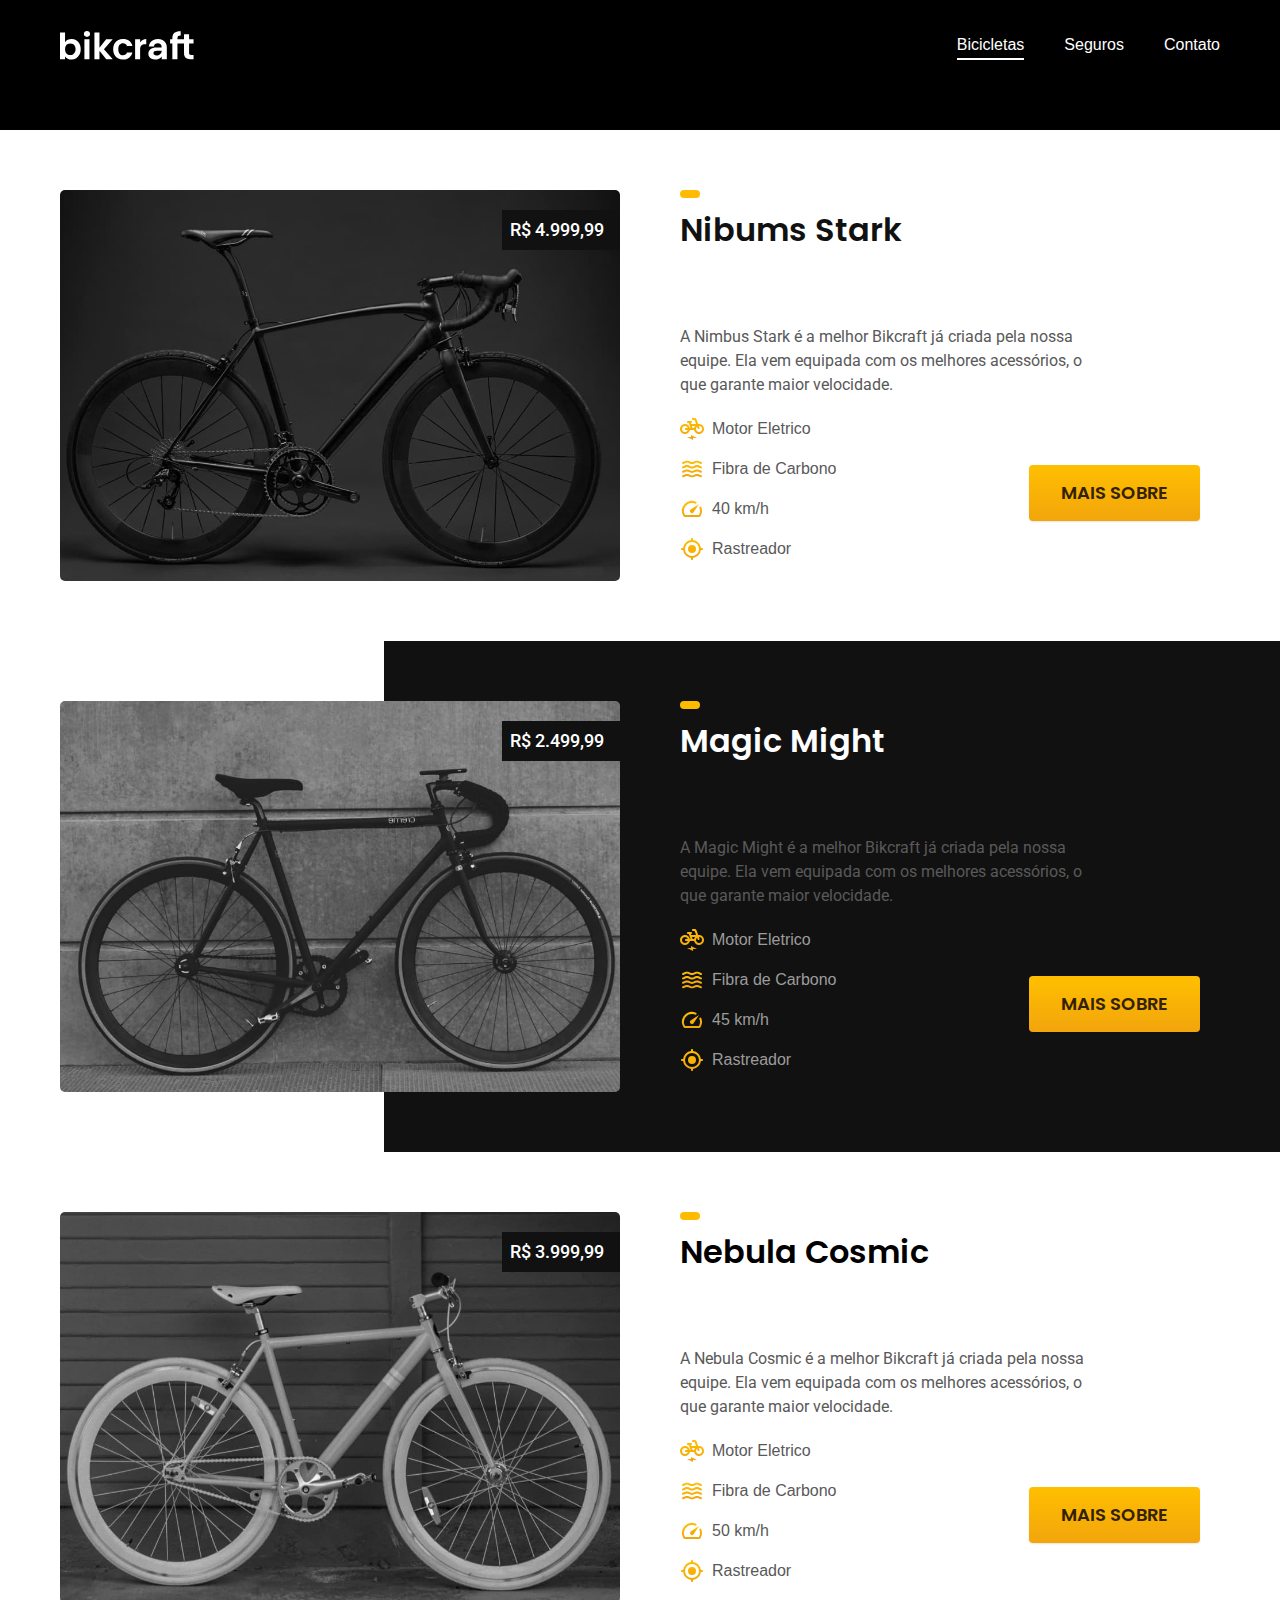
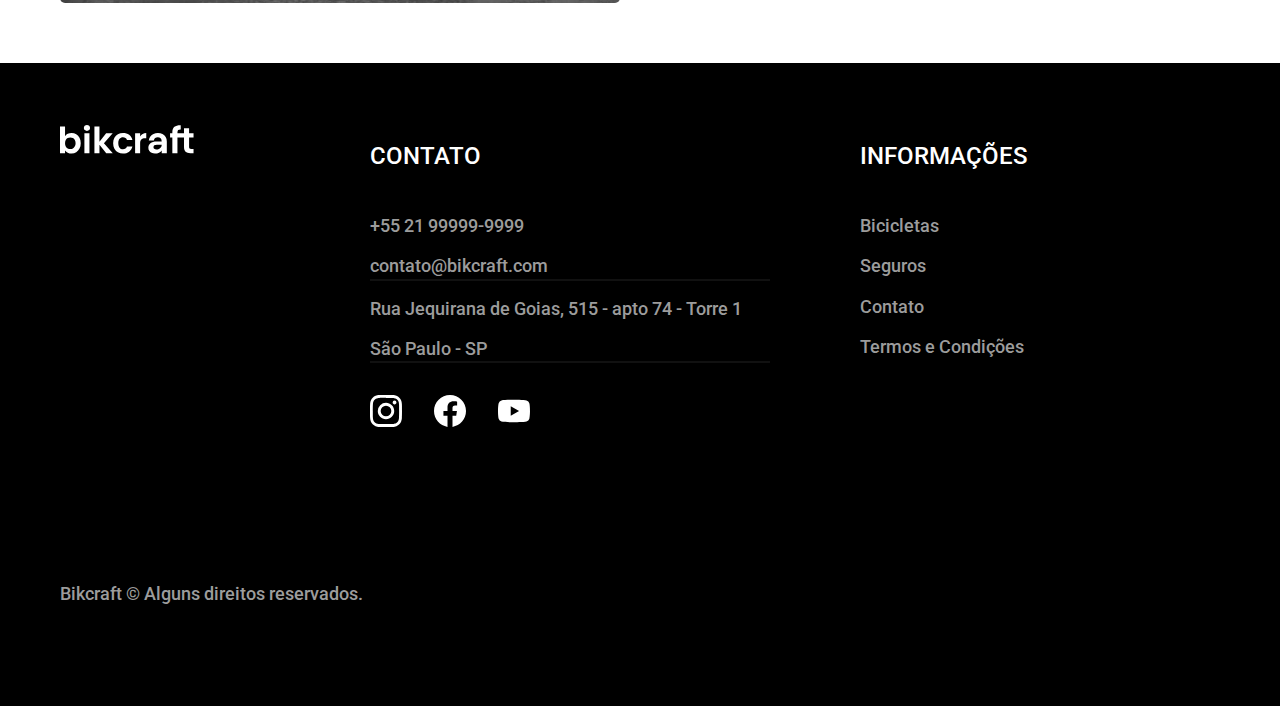
<file: bicicletas.html>
<!DOCTYPE html>
<html lang="pt-br">

<head>
  <title>Bicicletas Elétricas</title>
  <meta charset="UTF-8">
  <meta name="viewport" content="width=device-width, initial-scale=1.0">
  <meta name="description" content="Nossas Bicicletas Elétricas">
  <link rel="preload" href="./CSS/style.min.css as=" style">
  <link rel="stylesheet" href="./CSS/style.min.css">
  <link rel=" icon" href="./favicon.svg" type="image/svg+xml">

  <link rel="preconnect" href="https://fonts.googleapis.com">
  <link rel="preconnect" href="https://fonts.gstatic.com" crossorigin>
  <link href="https://fonts.googleapis.com/css2?family=Fira+Sans&family=Poppins:wght@400;600&family=Roboto:wght@400;500&display=swap" rel="stylesheet">
  <link href="https://fonts.googleapis.com/css2?family=Merriweather:ital,wght@1,900&display=swap" rel="stylesheet">
  <script> document.documentElement.classList.add('js');
  </script>
</head>

<body id="bicicletas">
  <!--cabeçalho-->
  <header class="header-bg">
    <div class="header container">

      <a href="./"><img src="./img/bikcraft.svg" alt="Bikcrfaft">
      </a>

      <nav aria-label="primaria">
        <ul class="header-menu font-1-m cor-0">
          <li><a href="/bicicletas.html">Bicicletas</a></li>
          <li><a href="/seguros.html">Seguros</a></li>
          <li><a href="/contato.html">Contato</a></li>
        </ul>
      </nav>
    </div>
  </header>

  <main>

    <!--nimbus-stark-->
    <div>
      <div class="container bicicleta">
        <div class="bicicleta-img">
          <img src="./img/bicicletas/nimbus.jpg" alt="Bicicleta Nimbus-Stark">
          <span class="font-2-m cor-0">R$ 4.999,99</span>
        </div>

        <div class="bicicleta-descricao">
          <a href="./bicicletas/nimbus.html">
            <h2 class="cor-11 font-1-xl">Nibums Stark</h2>
          </a>
          <p class="font-2-s cor-08">A Nimbus Stark é a melhor Bikcraft já criada pela nossa equipe. Ela vem equipada com os melhores acessórios, o que garante maior velocidade.</p>
          <ul class="font-1-m cor-08">
            <li>
              <img src="./img/icones/eletrica.svg" alt="">
              Motor Eletrico
            </li>
            <li>
              <img src="./img/icones/carbono.svg" alt="">
              Fibra de Carbono
            </li>
            <li>
              <img src="./img/icones/velocidade.svg" alt="">
              40 km/h
            </li>
            <li>
              <img src="./img/icones/rastreador.svg" alt="">
              Rastreador
            </li>
          </ul>

          <a class="botao seta" href="./bicicletas/nimbus.html">MAIS SOBRE</a>
        </div>
      </div>
    </div>

    <!--magic might-->
    <div class="bicicleta-bg">
      <div class="container bicicleta">
        <div class="bicicleta-img">
          <img src="./img/bicicletas/magic.jpg" alt="Bicicleta Magic Might">
          <span class="font-2-m cor-0">R$ 2.499,99</span>
        </div>
        <div class="bicicleta-descricao">
          <a href="../Projeto Final/">
            <h2 class="cor-0 font-1-xl">Magic Might</h2>
          </a>
          <p class="font-2-s cor-08">A Magic Might é a melhor Bikcraft já criada pela nossa equipe. Ela vem equipada com os melhores acessórios, o que garante maior velocidade.</p>
          <ul class="font-1-m cor-06">
            <li>
              <img src="./img/icones/eletrica.svg" alt="">
              Motor Eletrico
            </li>
            <li>
              <img src="./img/icones/carbono.svg" alt="">
              Fibra de Carbono
            </li>
            <li>
              <img src="./img/icones/velocidade.svg" alt="">
              45 km/h
            </li>
            <li>
              <img src="./img/icones/rastreador.svg" alt="">
              Rastreador
            </li>
          </ul>

          <a class="botao seta" href="../bicicletas/magic.html">MAIS SOBRE</a>
        </div>
      </div>
    </div>

    <!--nebula cosmic-->
    <div>
      <div class="container bicicleta">
        <div class="bicicleta-img">
          <img src="./img/bicicletas/nebula.jpg" alt="Bicicleta Nebula">
          <span class="font-2-m cor-0">R$ 3.999,99</span>
        </div>
        <div class="bicicleta-descricao">
          <a href="">
            <h2 class="cor-12 font-1-xl">Nebula Cosmic</h2>
          </a>
          <p class="font-2-s cor-08">A Nebula Cosmic é a melhor Bikcraft já criada pela nossa equipe. Ela vem equipada com os melhores acessórios, o que garante maior velocidade.</p>
          <ul class="font-1-m cor-08">
            <li>
              <img src="./img/icones/eletrica.svg" alt="">
              Motor Eletrico
            </li>
            <li>
              <img src="./img/icones/carbono.svg" alt="">
              Fibra de Carbono
            </li>
            <li>
              <img src="./img/icones/velocidade.svg" alt="">
              50 km/h
            </li>
            <li>
              <img src="./img/icones/rastreador.svg" alt="">
              Rastreador
            </li>
          </ul>

          <a class="botao seta" href="./bicicletas/nimbus.html">MAIS SOBRE</a>
        </div>
      </div>
    </div>

  </main>

  <footer class="footer-bg">
    <div class="footer container">
      <img src="./img/bikcraft.svg" alt="Bikcrfaft">

      <div class="footer-contato">
        <h3 class="font-2-l-b cor-0">CONTATO</h3>
        <ul class="cor-06 font-2-m">
          <li><a href="tel:+5521999999999">+55 21 99999-9999</a></li>
          <li><a href="mailto:contato@bikcraft.com">contato@bikcraft.com</a></li>
          <li>Rua Jequirana de Goias, 515 - apto 74 - Torre 1</li>
          <li>São Paulo - SP</li>
        </ul>
        <div class="footer-redes">
          <a href="./">
            <img src="./img/redes/instagram.svg" alt="instagram">
          </a>
          <a href="./">
            <img src="./img/redes/facebook.svg" alt="facebook">
          </a>
          <a href="./">
            <img src="./img/redes/youtube.svg" alt="youtube">
          </a>
        </div>
      </div>

      <div class="footer-informacoes">
        <h3 class="font-2-l-b cor-0">INFORMAÇÕES</h3>
        <nav aria-label="navegação rodapé">
          <ul class="cor-06 font-2-m">
            <li><a href="/bicicletas.html">Bicicletas</a></li>
            <li><a href="/seguros.html">Seguros</a></li>
            <li><a href="/contato.html">Contato</a></li>
            <li><a href="/termos.html">Termos e Condições</a></li>
          </ul>
        </nav>
      </div>
      <p class="footer-copy cor-06 font-2-m">Bikcraft © Alguns direitos reservados.</p>
    </div>
  </footer>

  <script src="./JS/script.js"></script>
</body>

</html>
</file>
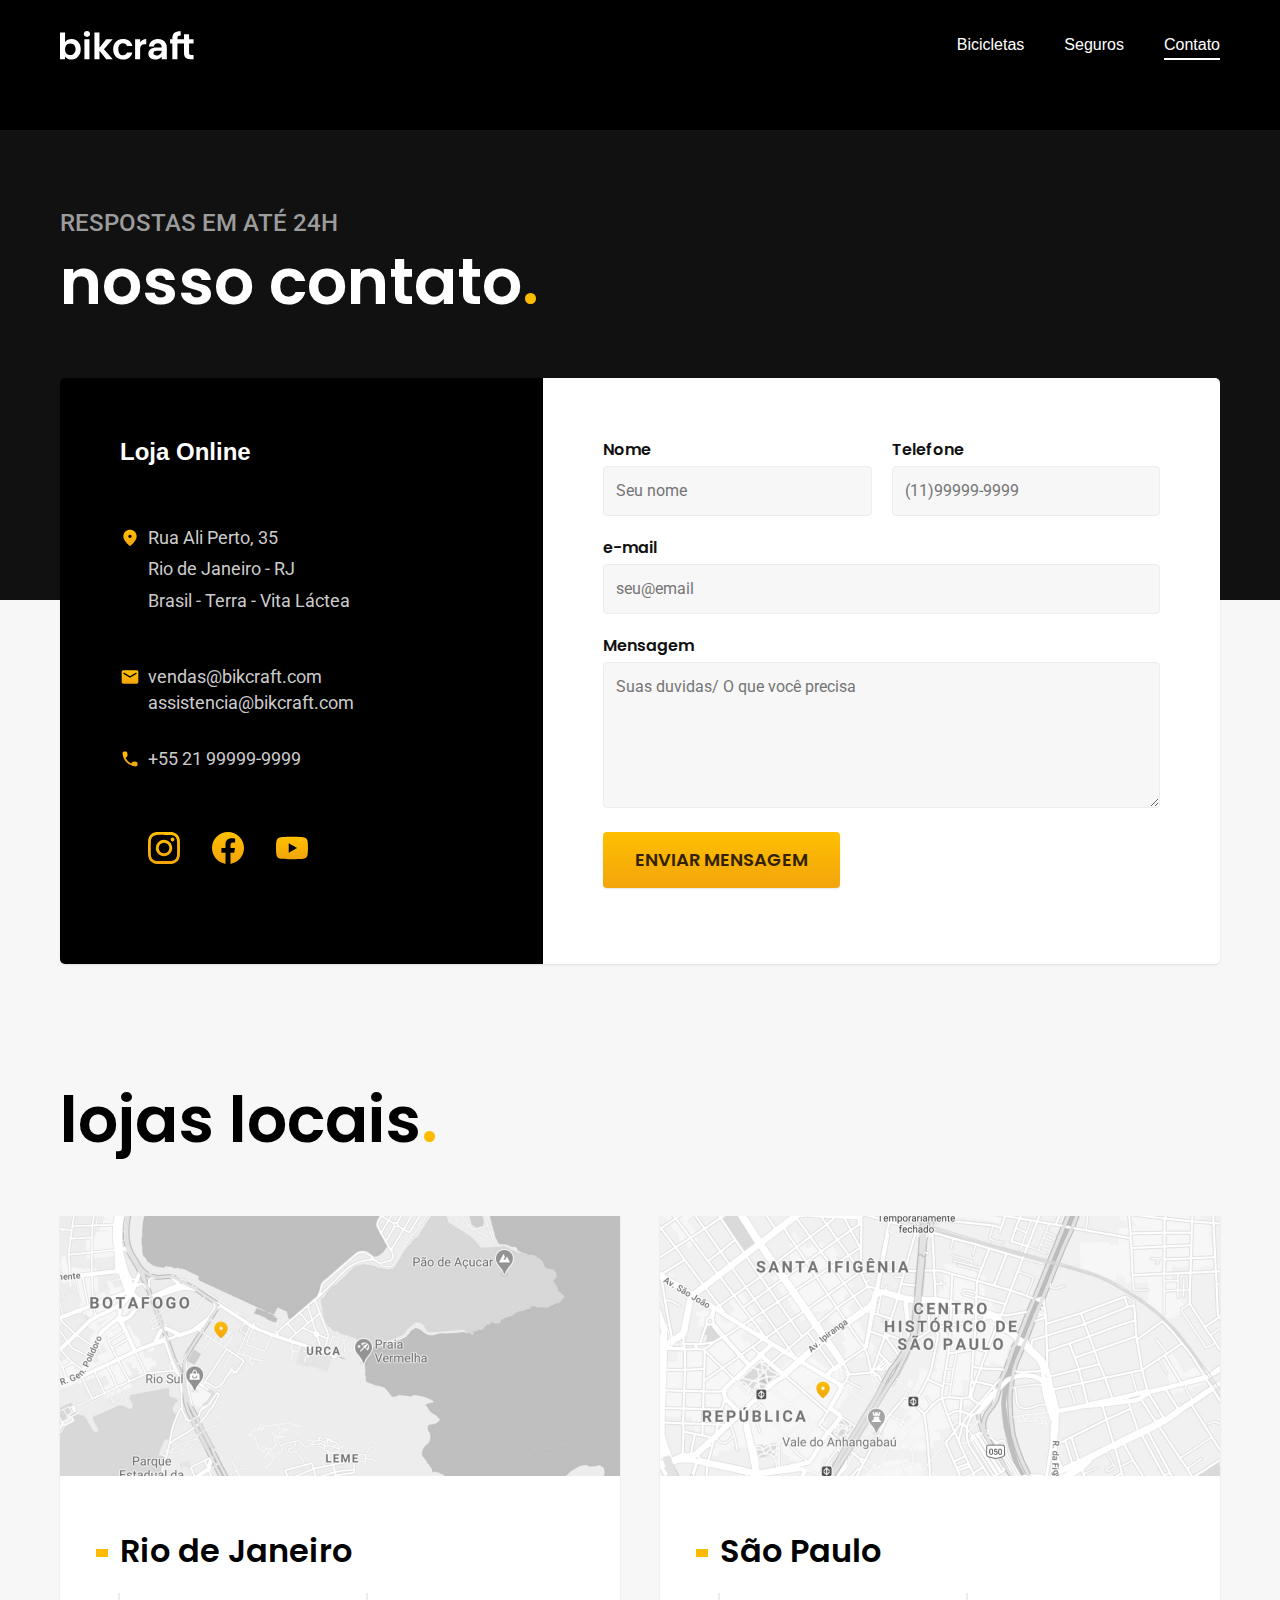
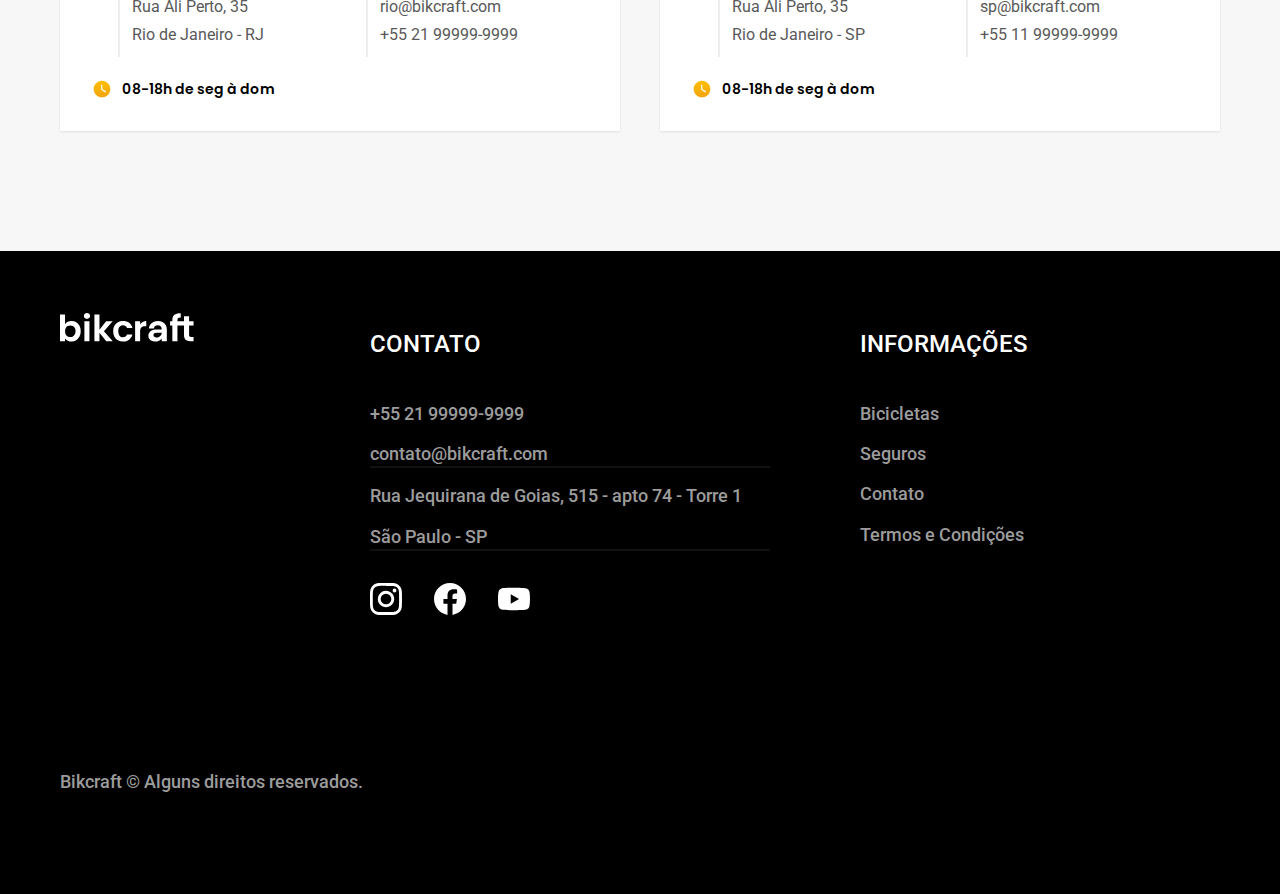
<file: contato.html>
<!DOCTYPE html>
<html lang="pt-br">

<head>
  <title>Contato| Bikcraft - Bicicletas Elétricas</title>
  <meta charset="UTF-8">
  <meta name="viewport" content="width=device-width, initial-scale=1.0">
  <meta name="description" content="Termos e Condições| Bikcraft - Bicicletas Elétricas">
  <link rel="preload" href="./CSS/style.min.css as=" style">
  <link rel="stylesheet" href="./CSS/style.min.css">
  <link rel=" icon" href="./favicon.svg" type="image/svg+xml">

  <link rel="preconnect" href="https://fonts.googleapis.com">
  <link rel="preconnect" href="https://fonts.gstatic.com" crossorigin>
  <link href="https://fonts.googleapis.com/css2?family=Fira+Sans&family=Poppins:wght@400;600&family=Roboto:wght@400;500&display=swap" rel="stylesheet">
  <link href="https://fonts.googleapis.com/css2?family=Merriweather:ital,wght@1,900&display=swap" rel="stylesheet">
  <script> document.documentElement.classList.add('js');
  </script>
</head>

<body id="contato">
  <!--cabeçalho-->
  <header class="header-bg">
    <div class="header container">

      <a href="./"><img src="./img/bikcraft.svg" alt="Bikcrfaft">
      </a>

      <nav aria-label="primaria">
        <ul class="header-menu font-1-m cor-0">
          <li><a href="./bicicletas.html">Bicicletas</a></li>
          <li><a href="./seguros.html">Seguros</a></li>
          <li><a href="./contato.html">Contato</a></li>
        </ul>
      </nav>
    </div>
  </header>

  <main>
    <div class="titulo-bg">
      <div class="titulo container">
        <p class="font-2-l-b cor-06">RESPOSTAS EM ATÉ 24H</p>
        <H1 class="font-1-xxl cor-0">nosso contato<span class="cor-p1">.</span></H1>
      </div>
    </div>

    <div class="contato container">
      <section aria-label="endereço" class="contato-dados">
        <h2 class="font-1-m cor-0">Loja Online</h2>
        <div class="contato-endereço font-2-m-n cor-04">
          <p>Rua Ali Perto, 35</p>
          <p>Rio de Janeiro - RJ</p>
          <p>Brasil - Terra - Vita Láctea</p>
        </div>
        <address class="contato-meios font-2-m-n cor-04">
          <a href="mailto:vendas@bikcraft.com">vendas@bikcraft.com</a>
          <a href="mailto:assistencia@bikcraft.com">assistencia@bikcraft.com</a>
          <a href="tel:+5521999999999">+55 21 99999-9999</a>
        </address>
        <div class="contato-redes">
          <a href="./">
            <img src="./img/redes/instagram-p.svg" alt="instagram">
          </a>
          <a href="./">
            <img src="./img/redes/facebook-p.svg" alt="facebook">
          </a>
          <a href="./">
            <img src="./img/redes/youtube-p.svg" alt="youtube">
          </a>
        </div>
      </section>

      <section arial-label="formulario" class="contato-formulario">
        <form class="form" action="./contato.html">
          <div>
            <label for="nome">Nome</label>
            <input type="text" name="nome" id="nome" placeholder="Seu nome">
          </div>
          <div>
            <label for="telefone">Telefone</label>
            <input type="text" name="telefone" id="telefone" placeholder="(11)99999-9999">
          </div>
          <div class="col-2">
            <label for="e-mail">e-mail</label>
            <input type="email" name="e-mail" id="e-mail" placeholder="seu@email">
          </div>
          <div class="col-2">
            <label for=" mensagem">Mensagem</label>
            <textarea name="mensagem" id="mensagem" rows="5" placeholder="Suas duvidas/ O que você precisa"></textarea>
          </div>
          <button class="botao col-2">Enviar Mensagem</button>
        </form>
      </section>
  </main>
  <article aria-label="lojas" class="lojas">
    <h2 class="font-1-xxl cor-12 container">lojas locais<span class="cor-p1">.</span></h2>

    <div class="lojas-locais container">

      <!--Rio de Janeiro-->
      <div class="loja-endereço">
        <div class="loja-endereço-img">
          <img src="./img/lojas/rj.jpg" alt="mapa marcando um endereço em rua Ali perto, 25 - Rio de Janeiro">
        </div>
        <h3 class="font-1-xl cor-12">Rio de Janeiro</h3>
        <div class="loja-endereço-dados">
          <div class="font-2-s cor-08">
            <p>Rua Ali Perto, 35</p>
            <p>Rio de Janeiro - RJ</p>

          </div>
          <address class="font-2-s cor-08">
            <a href="mailto:rio@bikcraft.com">rio@bikcraft.com</a>
            <a href="tel:+5521999999999">+55 21 99999-9999</a>
          </address>
          <span class="font-1-xbs cor-12">08-18h de seg à dom</span>
        </div>
      </div>


      <!--São Paulo-->
      <div class="loja-endereço">
        <div class="loja-endereço-img">
          <img src="./img/lojas/sp.jpg" alt="mapa marcando um endereço em rua Ali perto, 25 - São Paulo">
        </div>
        <h3 class="font-1-xl cor-12">São Paulo</h3>
        <div class="loja-endereço-dados">
          <div class="font-2-s cor-08">
            <p>Rua Ali Perto, 35</p>
            <p>Rio de Janeiro - SP</p>
          </div>
          <address class="font-2-s cor-08">
            <a href="mailto:rio@bikcraft.com">sp@bikcraft.com</a>
            <a href="tel:+5521999999999">+55 11 99999-9999</a>
          </address>
          <span class="font-1-xbs cor-12">08-18h de seg à dom</span>
        </div>
      </div>
    </div>

  </article>

  <footer class="footer-bg">
    <div class="footer container">
      <img src="./img/bikcraft.svg" alt="Bikcrfaft">

      <div class="footer-contato">
        <h3 class="font-2-l-b cor-0">CONTATO</h3>
        <ul class="cor-06 font-2-m">
          <li><a href="tel:+5521999999999">+55 21 99999-9999</a></li>
          <li><a href="mailto:contato@bikcraft.com">contato@bikcraft.com</a></li>
          <li>Rua Jequirana de Goias, 515 - apto 74 - Torre 1</li>
          <li>São Paulo - SP</li>
        </ul>
        <div class="footer-redes">
          <a href="./">
            <img src="./img/redes/instagram.svg" alt="instagram">
          </a>
          <a href="./">
            <img src="./img/redes/facebook.svg" alt="facebook">
          </a>
          <a href="./">
            <img src="./img/redes/youtube.svg" alt="youtube">
          </a>
        </div>
      </div>

      <div class="footer-informacoes">
        <h3 class="font-2-l-b cor-0">INFORMAÇÕES</h3>
        <nav aria-label="navegação rodapé">
          <ul class="cor-06 font-2-m">
            <li><a href="/bicicletas.html">Bicicletas</a></li>
            <li><a href="/seguros.html">Seguros</a></li>
            <li><a href="/contato.html">Contato</a></li>
            <li><a href="/termos.html">Termos e Condições</a></li>
          </ul>
        </nav>
      </div>
      <p class="footer-copy cor-06 font-2-m">Bikcraft © Alguns direitos reservados.</p>
    </div>
  </footer>

  <script src="./JS/script.js"></script>
</body>

</html>
</file>
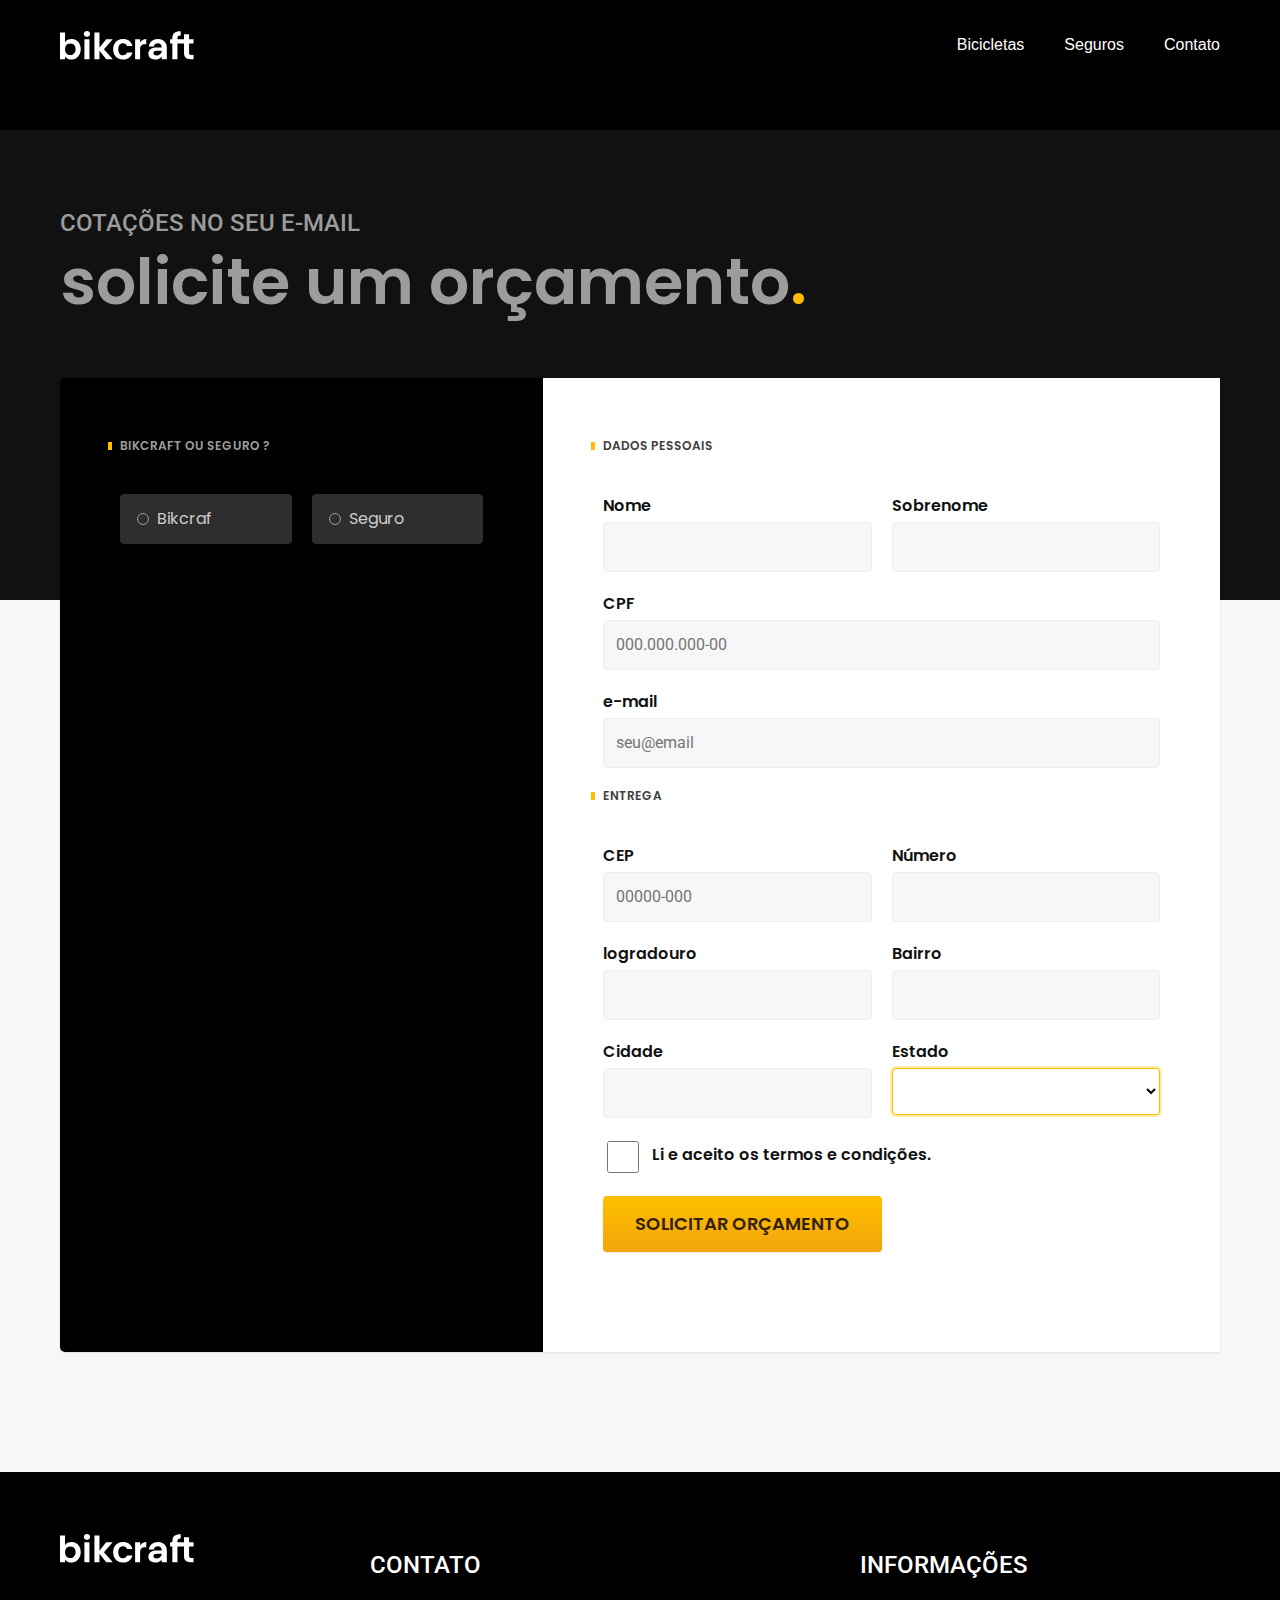
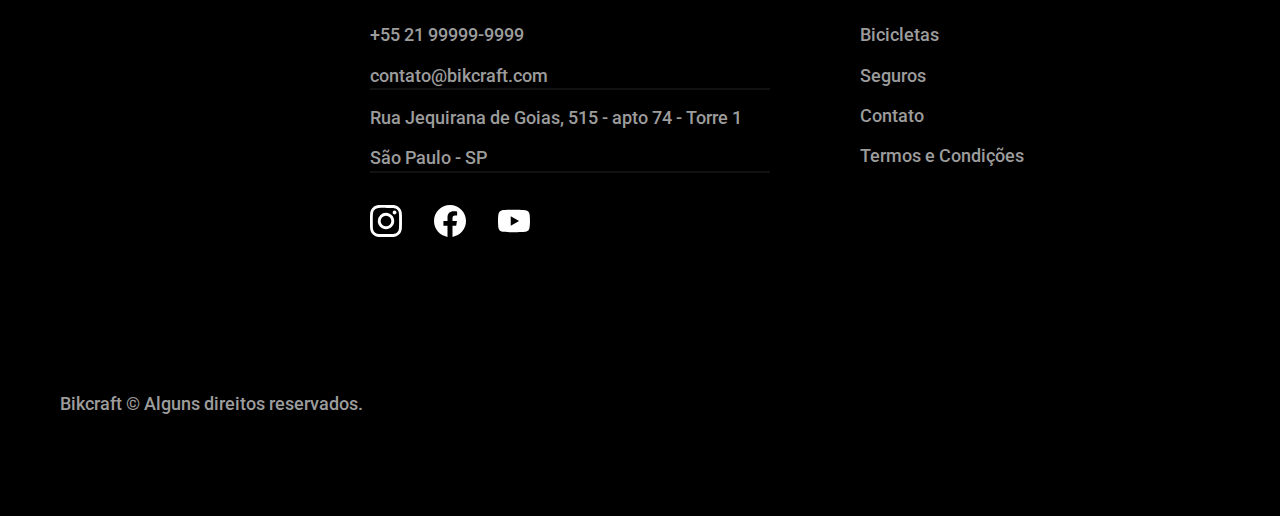
<file: orcamento.html>
<!DOCTYPE html>
<html lang="pt-br">

<head>
  <title>Orçamentos| Bikcraft - Bicicletas Elétricas</title>
  <meta charset="UTF-8">
  <meta name="viewport" content="width=device-width, initial-scale=1.0">
  <meta name="description" content="Orçamentos| Bikcraft - Bicicletas Elétricas">
  <link rel="preload" href="./CSS/style.min.css as=" style">
  <link rel="stylesheet" href="./CSS/style.min.css">
  <link rel=" icon" href="./favicon.svg" type="image/svg+xml">

  <link rel="preconnect" href="https://fonts.googleapis.com">
  <link rel="preconnect" href="https://fonts.gstatic.com" crossorigin>
  <link href="https://fonts.googleapis.com/css2?family=Fira+Sans&family=Poppins:wght@400;600&family=Roboto:wght@400;500&display=swap" rel="stylesheet">
  <link href="https://fonts.googleapis.com/css2?family=Merriweather:ital,wght@1,900&display=swap" rel="stylesheet">
  <script> document.documentElement.classList.add('js');
  </script>
</head>

<body id="orcamento">
  <!--cabeçalho-->
  <header class="header-bg">
    <div class="header container">

      <a href="./"><img src="./img/bikcraft.svg" alt="Bikcrfaft">
      </a>

      <nav aria-label="primaria">
        <ul class="header-menu font-1-m cor-0">
          <li><a href="./bicicletas.html">Bicicletas</a></li>
          <li><a href="./seguros.html">Seguros</a></li>
          <li><a href="./contato.html">Contato</a></li>
        </ul>
      </nav>
    </div>
  </header>

  <main>

    <div class="titulo-bg">
      <div class="titulo container">
        <p class="font-2-l-b cor-06">COTAÇÕES NO SEU E-MAIL</p>
        <h2 class="font-1-xxl cor-06">solicite um orçamento<span class="cor-p1">.</span></h2>
      </div>
    </div>

    <form class="orcamento container" action="./">
      <div class="orcamento-produto">
        <h2 class="font-1-xs cor-06">Bikcraft ou Seguro ?</h2>
        <input type="radio" name="tipo" value="bikcraft" id="bikcraft">
        <label for="bikcraft">Bikcraf</label>

        <input type="radio" name="tipo" value="seguro" id="seguro">
        <label for="seguro">Seguro</label>


        <div class="orcamento-conteudo" id="orcamento-bikcraft">
          <h2 class="font-1-xs cor-06">Escolha a sua</h2>

          <input type="radio" name="produto" value="nimbus" id="nimbus">
          <label for="nimbus">Nibums Stark <span>R$ 4.999,99</span></label>
          <div class="orcamento-detalhes">
            <ul class="cor08 font-1-xsn">
              <li><img src="./img/icones/eletrica.svg" alt="">Motor Eletrico</li>
              <li><img src="./img/icones/carbono.svg" alt="">Fibra de Carbono</li>
              <li><img src="./img/icones/velocidade.svg" alt="">40 km/h</li>
              <li><img src="./img/icones/rastreador.svg" alt="">Rastreador</li>
            </ul>
            <img src="./img/bicicletas/nimbus.jpg" alt="Bicicleta Preta">
          </div>

          <input type="radio" name="produto" value="magic" id="magic">
          <label for="magic">Magic Might <span>R$ 2.499,99</span></label>
          <div class="orcamento-detalhes">
            <ul class="cor08 font-1-xsn">
              <li><img src="./img/icones/eletrica.svg" alt="">Motor Eletrico</li>
              <li><img src="./img/icones/carbono.svg" alt="">Fibra de Carbono</li>
              <li><img src="./img/icones/velocidade.svg" alt="">40 km/h</li>
              <li><img src="./img/icones/rastreador.svg" alt="">Rastreador</li>
            </ul>
            <img src="./img/bicicletas/magic.jpg" alt="Bicicleta Branca">
          </div>

          <input type="radio" name="produto" value="nebula" id="nebula">
          <label for="nebula">Nebula Cosmic<span>R$ 3.999,99</span></label>
          <div class="orcamento-detalhes">
            <ul class="cor08 font-1-xsn">
              <li><img src="./img/icones/eletrica.svg" alt="">Motor Eletrico</li>
              <li><img src="./img/icones/carbono.svg" alt="">Fibra de Carbono</li>
              <li><img src="./img/icones/velocidade.svg" alt="">40 km/h</li>
              <li><img src="./img/icones/rastreador.svg" alt="">Rastreador</li>
            </ul>
            <img src="./img/bicicletas/nebula.jpg" alt="Bicicleta Nebula">
          </div>

        </div>

        <div class="orcamento-conteudo" id="orcamento-seguro">
          <h2 class="font-1-xs cor-06">Escolha o plano</h2>

          <input type="radio" name="produto" value="prata" id="prata">
          <label for="prata">Prata <span>R$ 199,99</span></label>
          <div class="seguro-item orcamento-item">
            <ul class="font-2-xs cor-0">
              <li>Duas trocas por ano</li>
              <li>Assistência técnica</li>
              <li>Suporte 08h às 18h</li>
              <li>Cobertura estadual</li>
            </ul>

          </div>

          <input type="radio" name="produto" value="ouro" id="ouro">
          <label for="ouro">Ouro <span>R$ 299,99</span></label>
          <div class="seguro-item orcamento-item">
            <ul class="font-2-xs cor-0">
              <li>Cinco trocas por ano</li>
              <li>Assistência especial</li>
              <li>Suporte 24h</li>
              <li>Cobertura nacional</li>
              <li>Desconto em parceiros</li>
              <li>Acesso ao Clube Bikcraft</li>

          </div>

        </div>

      </div>

      <div class="orcamento-dados form">
        <h2 class="font-1-xs cor-09 col-2">dados pessoais</h2>
        <div>
          <label for="nome">Nome</label>
          <input type="text" name="nome" id="nome">
        </div>
        <div>
          <label for="sobrenome">Sobrenome</label>
          <input type="text" name="sobrenome" id="sobrenome">
        </div>
        <div class="col-2">
          <label for="cpf">CPF</label>
          <input type="text" name="cpf" id="cpf" placeholder="000.000.000-00">
        </div>
        <div class="col-2">
          <label for="e-mail">e-mail</label>
          <input type="email" name="e-mail" id="e-mail" placeholder="seu@email">
        </div>
        <h2 class="font-1-xs cor-09 col-2">entrega</h2>
        <div>
          <label for="cep">CEP</label>
          <input type="text" name="cep" id="cep" placeholder="00000-000">
        </div>
        <div>
          <label for="numero">Número</label>
          <input type="text" name="numero" id="numero">
        </div>
        <div>
          <label for="logradouro">logradouro</label>
          <input type="text" name="logradouro" id="logradouro">
        </div>
        <div>
          <label for="bairro">Bairro</label>
          <input type="text" name="bairro" id="bairro">
        </div>
        <div>
          <label for="cidade">Cidade</label>
          <input type="text" name="cidade" id="cidade">
        </div>
        <div class="select-estado">
          <label for="estado">Estado</label>
          <select name="estado" id="estado">
            <option value=" "></option>
            <option value="sp">São Paulo</option>
            <option value="rio">Rio de Janeiro</option>
          </select>
        </div>
        <div class="checkbox-dados col-2">
          <input type="checkbox" id="termos" name="termos" value="termos" />
          <label for="termos">Li e aceito os termos e condições.</label>
        </div>
        <a class="botao col-2" href="">Solicitar orçamento</a>
      </div>
    </form>
  </main>

  <footer class="footer-bg">
    <div class="footer container">
      <img src="./img/bikcraft.svg" alt="Bikcrfaft">

      <div class="footer-contato">
        <h3 class="font-2-l-b cor-0">CONTATO</h3>
        <ul class="cor-06 font-2-m">
          <li><a href="tel:+5521999999999">+55 21 99999-9999</a></li>
          <li><a href="mailto:contato@bikcraft.com">contato@bikcraft.com</a></li>
          <li>Rua Jequirana de Goias, 515 - apto 74 - Torre 1</li>
          <li>São Paulo - SP</li>
        </ul>
        <div class="footer-redes">
          <a href="./">
            <img src="./img/redes/instagram.svg" alt="instagram">
          </a>
          <a href="./">
            <img src="./img/redes/facebook.svg" alt="facebook">
          </a>
          <a href="./">
            <img src="./img/redes/youtube.svg" alt="youtube">
          </a>
        </div>
      </div>

      <div class="footer-informacoes">
        <h3 class="font-2-l-b cor-0">INFORMAÇÕES</h3>
        <nav aria-label="navegação rodapé">
          <ul class="cor-06 font-2-m">
            <li><a href="/bicicletas.html">Bicicletas</a></li>
            <li><a href="/seguros.html">Seguros</a></li>
            <li><a href="/contato.html">Contato</a></li>
            <li><a href="/termos.html">Termos e Condições</a></li>
          </ul>
        </nav>
      </div>
      <p class="footer-copy cor-06 font-2-m">Bikcraft © Alguns direitos reservados.</p>
    </div>
  </footer>

  <script src="./JS/script.js"></script>
</body>

</html>
</file>
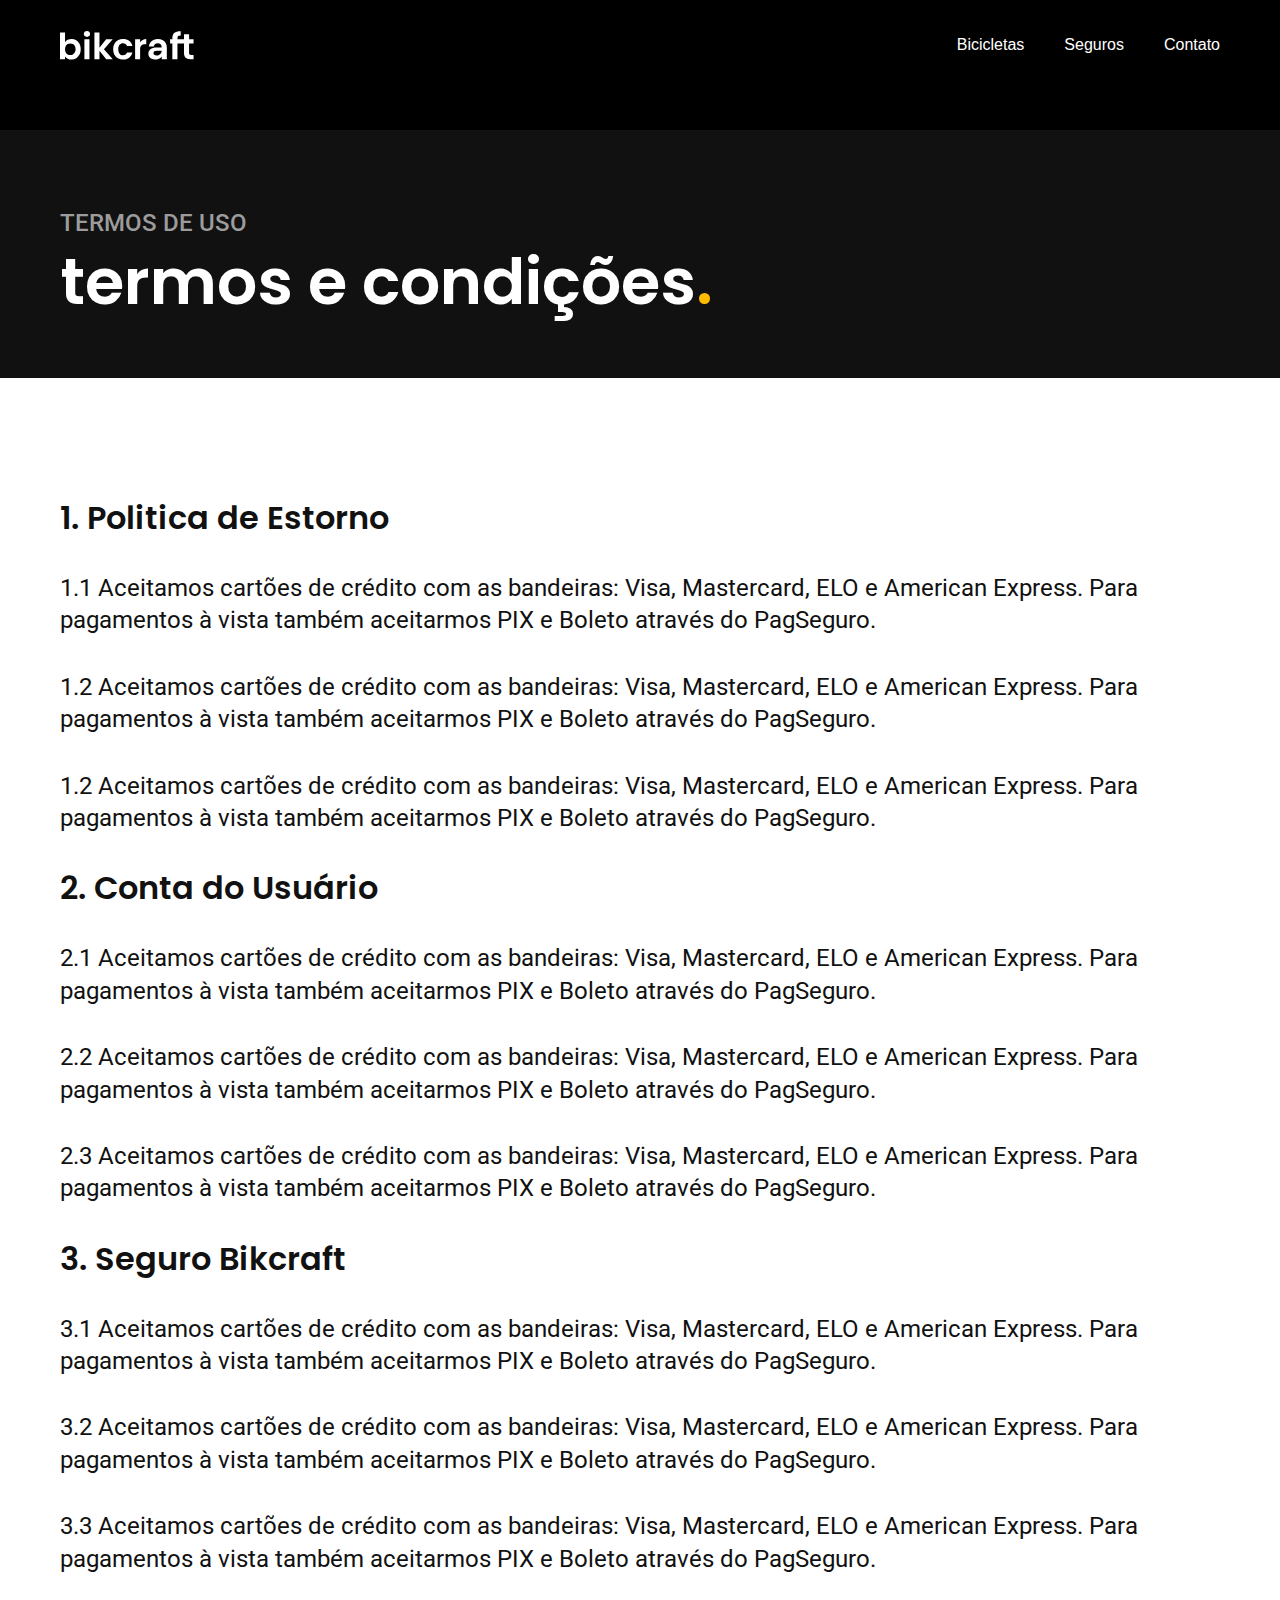
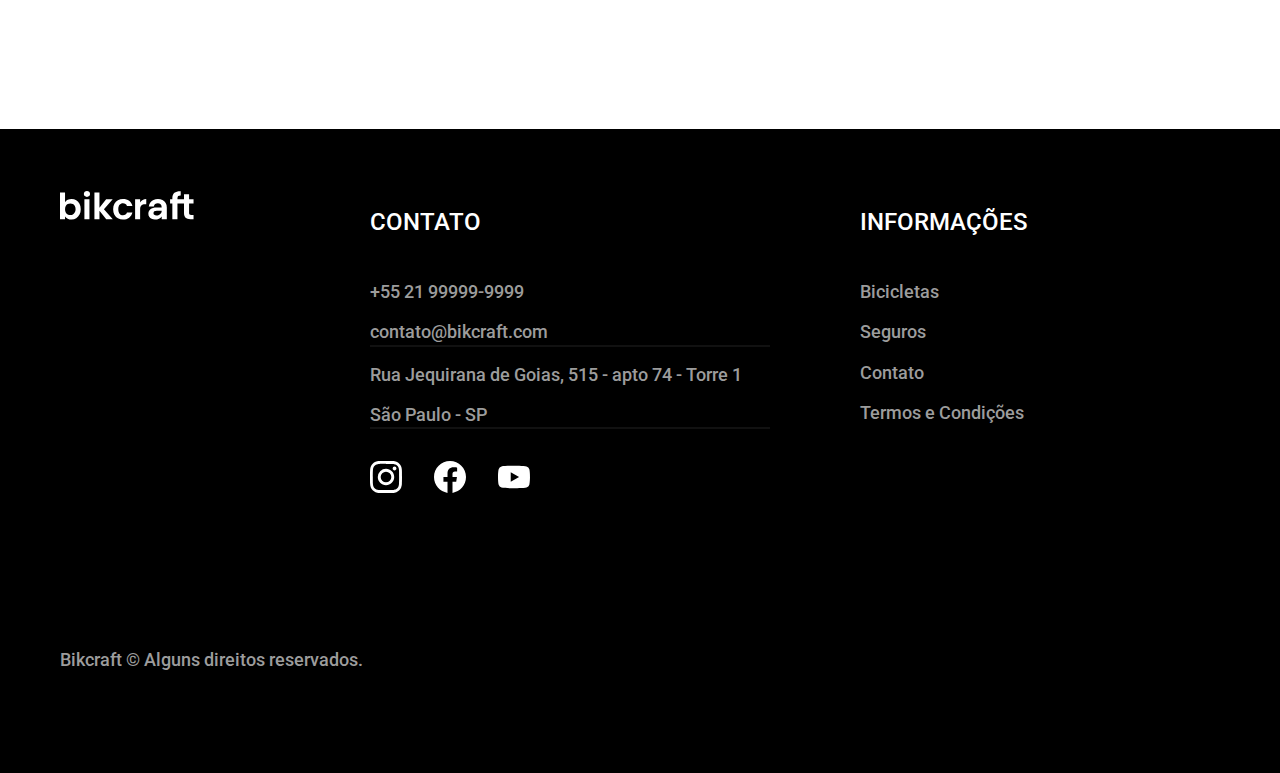
<file: termos.html>
<!DOCTYPE html>
<html lang="pt-br">

<head>
  <title>Termos e Condições| Bikcraft - Bicicletas Elétricas</title>
  <meta charset="UTF-8">
  <meta name="viewport" content="width=device-width, initial-scale=1.0">
  <meta name="description" content="Termos e Condições| Bikcraft - Bicicletas Elétricas">
  <link rel="preload" href="./CSS/style.min.css as=" style">
  <link rel="stylesheet" href="./CSS/style.min.css">
  <link rel=" icon" href="./favicon.svg" type="image/svg+xml">

  <link rel="preconnect" href="https://fonts.googleapis.com">
  <link rel="preconnect" href="https://fonts.gstatic.com" crossorigin>
  <link href="https://fonts.googleapis.com/css2?family=Fira+Sans&family=Poppins:wght@400;600&family=Roboto:wght@400;500&display=swap" rel="stylesheet">
  <link href="https://fonts.googleapis.com/css2?family=Merriweather:ital,wght@1,900&display=swap" rel="stylesheet">
</head>

<body id="termos">
  <!--cabeçalho-->
  <header class="header-bg">
    <div class="header container">

      <a href="./"><img src="./img/bikcraft.svg" alt="Bikcrfaft">
      </a>

      <nav aria-label="primaria">
        <ul class="header-menu font-1-m cor-0">
          <li><a href="./bicicletas.html">Bicicletas</a></li>
          <li><a href="./seguros.html">Seguros</a></li>
          <li><a href="./contato.html">Contato</a></li>
        </ul>
      </nav>
    </div>
  </header>

  <main>

    <div class="titulo-bg">
      <div class="titulo container">
        <p class="font-2-l-b cor-06">TERMOS DE USO</p>
        <H1 class="font-1-xxl cor-0">termos e condições<span class="cor-p1">.</span></H1>
      </div>
    </div>

    <div class="termos container">
      <h2 class="font-1-xl">1. Politica de Estorno</h2>
      <ul class="font-2-l">
        <li> 1.1 Aceitamos cartões de crédito com as bandeiras: Visa, Mastercard, ELO e American Express. Para pagamentos à vista também aceitarmos PIX e Boleto através do PagSeguro.</li>
        <li> 1.2 Aceitamos cartões de crédito com as bandeiras: Visa, Mastercard, ELO e American Express. Para pagamentos à vista também aceitarmos PIX e Boleto através do PagSeguro.</li>
        <li> 1.2 Aceitamos cartões de crédito com as bandeiras: Visa, Mastercard, ELO e American Express. Para pagamentos à vista também aceitarmos PIX e Boleto através do PagSeguro.</li>
      </ul>

      <h2 class="font-1-xl">2. Conta do Usuário</h2>
      <ul class="font-2-l">
        <li>2.1 Aceitamos cartões de crédito com as bandeiras: Visa, Mastercard, ELO e American Express. Para pagamentos à vista também aceitarmos PIX e Boleto através do PagSeguro.</li>
        <li>2.2 Aceitamos cartões de crédito com as bandeiras: Visa, Mastercard, ELO e American Express. Para pagamentos à vista também aceitarmos PIX e Boleto através do PagSeguro.</li>
        <li>2.3 Aceitamos cartões de crédito com as bandeiras: Visa, Mastercard, ELO e American Express. Para pagamentos à vista também aceitarmos PIX e Boleto através do PagSeguro.</li>
      </ul>

      <h2 class="font-1-xl">3. Seguro Bikcraft</h2>
      <ul class="font-2-l">
        <li>3.1 Aceitamos cartões de crédito com as bandeiras: Visa, Mastercard, ELO e American Express. Para pagamentos à vista também aceitarmos PIX e Boleto através do PagSeguro.</li>
        <li>3.2 Aceitamos cartões de crédito com as bandeiras: Visa, Mastercard, ELO e American Express. Para pagamentos à vista também aceitarmos PIX e Boleto através do PagSeguro.</li>
        <li>3.3 Aceitamos cartões de crédito com as bandeiras: Visa, Mastercard, ELO e American Express. Para pagamentos à vista também aceitarmos PIX e Boleto através do PagSeguro.</li>
      </ul>

    </div>

  </main>






  <footer class="footer-bg">
    <div class="footer container">
      <img src="./img/bikcraft.svg" alt="Bikcrfaft">

      <div class="footer-contato">
        <h3 class="font-2-l-b cor-0">CONTATO</h3>
        <ul class="cor-06 font-2-m">
          <li><a href="tel:+5521999999999">+55 21 99999-9999</a></li>
          <li><a href="mailto:contato@bikcraft.com">contato@bikcraft.com</a></li>
          <li>Rua Jequirana de Goias, 515 - apto 74 - Torre 1</li>
          <li>São Paulo - SP</li>
        </ul>
        <div class="footer-redes">
          <a href="./">
            <img src="./img/redes/instagram.svg" alt="instagram">
          </a>
          <a href="./">
            <img src="./img/redes/facebook.svg" alt="facebook">
          </a>
          <a href="./">
            <img src="./img/redes/youtube.svg" alt="youtube">
          </a>
        </div>
      </div>

      <div class="footer-informacoes">
        <h3 class="font-2-l-b cor-0">INFORMAÇÕES</h3>
        <nav aria-label="navegação rodapé">
          <ul class="cor-06 font-2-m">
            <li><a href="/bicicletas.html">Bicicletas</a></li>
            <li><a href="/seguros.html">Seguros</a></li>
            <li><a href="/contato.html">Contato</a></li>
            <li><a href="/termos.html">Termos e Condições</a></li>
          </ul>
        </nav>
      </div>
      <p class="footer-copy cor-06 font-2-m">Bikcraft © Alguns direitos reservados.</p>
    </div>
  </footer>

  <script src="./JS/script.js"></script>
</body>

</html>
</file>
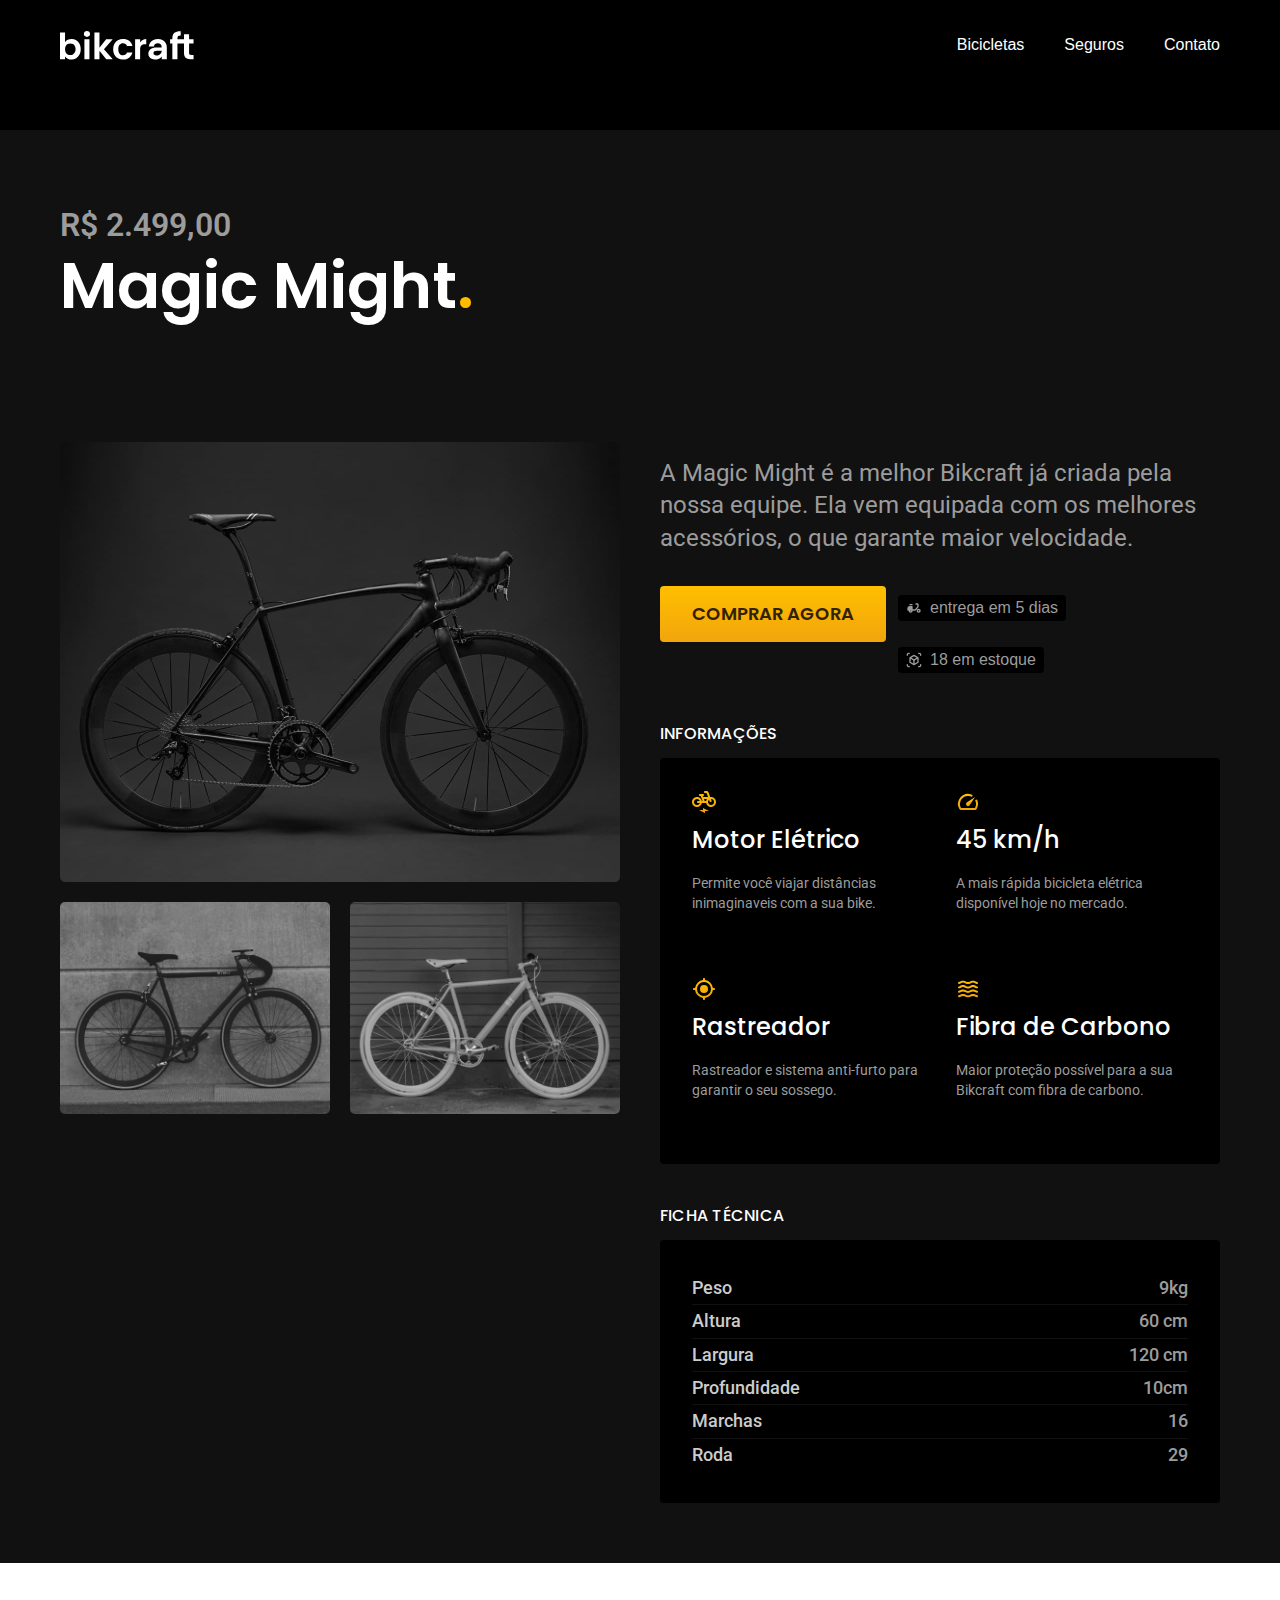
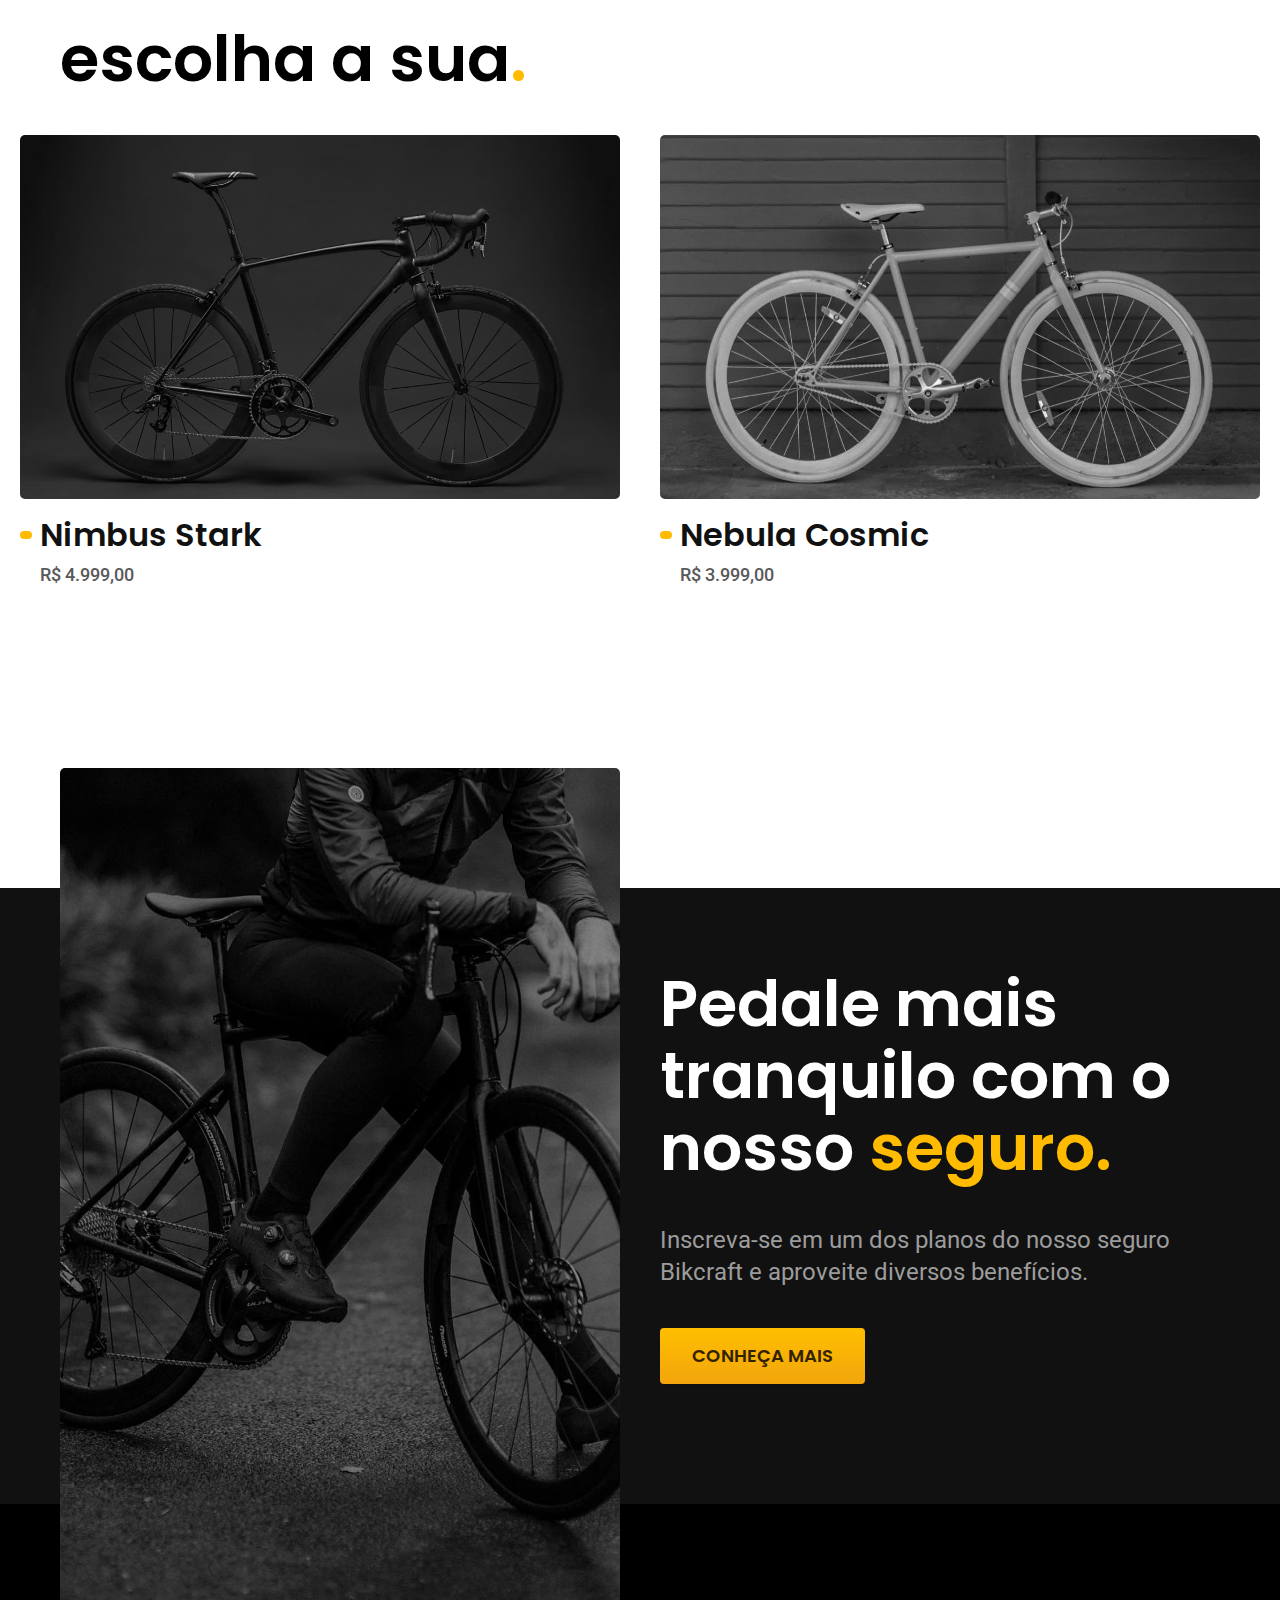
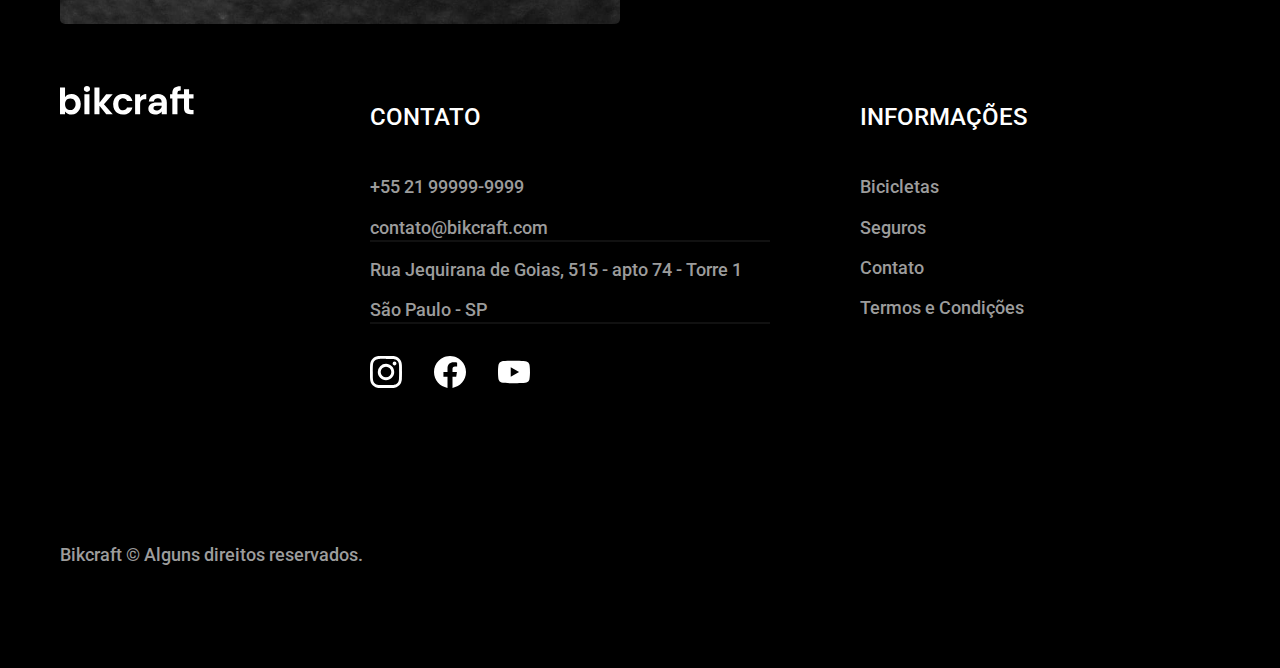
<file: bicicletas/magic.html>
<!DOCTYPE html>
<html lang="pt-br">

<head>
  <title>Bicicleta Magic Might| Bikcraft - Bicicletas Elétricas</title>
  <meta charset="UTF-8">
  <meta name="viewport" content="width=device-width, initial-scale=1.0">
  <meta name="description" content="Termos e Condições| Bikcraft - Bicicletas Elétricas">
  <link rel="stylesheet" href="../CSS/style.min.css">
  <link rel=" icon" href="../favicon.svg" type="image/svg+xml">

  <link rel="preconnect" href="https://fonts.googleapis.com">
  <link rel="preconnect" href="https://fonts.gstatic.com" crossorigin>
  <link href="https://fonts.googleapis.com/css2?family=Fira+Sans&family=Poppins:wght@400;600&family=Roboto:wght@400;500&display=swap" rel="stylesheet">
  <link href="https://fonts.googleapis.com/css2?family=Merriweather:ital,wght@1,900&display=swap" rel="stylesheet">
</head>

<body id="bicicleta">
  <!--cabeçalho-->
  <header class="header-bg">
    <div class="header container">

      <a href="./"><img src="../img/bikcraft.svg" alt="Bikcrfaft">
      </a>

      <nav aria-label="primaria">
        <ul class="header-menu font-1-m cor-0">
          <li><a href="./bicicletas.html">Bicicletas</a></li>
          <li><a href="./seguros.html">Seguros</a></li>
          <li><a href="./contato.html">Contato</a></li>
        </ul>
      </nav>
    </div>
  </header>

  <main class="titulo-bg">
    <div>
      <div class="titulo container">
        <p class="font-2-xl cor-06">R$ 2.499,00</p>
        <H1 class="font-1-xxl cor-0">Magic Might<span class="cor-p1">.</span></H1>
      </div>
    </div>
    <div class="container bicicleta-interna">
      <div class="bicicletas-imagens">
        <img src="../img/bicicleta/nimbus1.jpg" alt="Bicileta 1">
        <img src="../img/bicicleta/nimbus2.jpg" alt="Bicileta 2">
        <img src="../img/bicicleta/nimbus3.jpg" alt="Bicileta 3">
      </div>
      <div class="bicicletas-conteudo">
        <p class="font-2-l cor-06">A Magic Might é a melhor Bikcraft já criada pela nossa equipe. Ela vem equipada com os melhores acessórios, o que garante maior velocidade.</p>
        <div class="bicicleta-comprar">
          <a class="botao" href="../orcamento.html?tipo=bikcraft&produto=magic">COMPRAR AGORA</a>
          <span class="font-1-m cor-06"><img src="../img/icones/entrega.svg" alt="">entrega em 5 dias</span>
          <span class="font-1-m cor-06"><img src="../img/icones/estoque.svg" alt="">18 em estoque</span>

        </div>
        <h2 class="font-1-s cor-0">INFORMAÇÕES</h2>

        <ul class="bicicletas-informacoes">
          <li>
            <img src="../img/icones/eletrica.svg" alt="">
            <span class="cor-0 font-1-ls">Motor Elétrico</span>
            <p class="font-2-xs cor-06">Permite você viajar distâncias inimaginaveis com a sua bike.</p>
          </li>
          <li>
            <img src="../img/icones/velocidade.svg" alt="">
            <span class="cor-0 font-1-ls">45 km/h</span>
            <p class="font-2-xs cor-06">A mais rápida bicicleta elétrica disponível hoje no mercado.</p>
          </li>
          <li>
            <img src="../img/icones/rastreador.svg" alt="">
            <span class="cor-0 font-1-ls">Rastreador</span>
            <p class="font-2-xs cor-06">Rastreador e sistema anti-furto para garantir o seu sossego.</p>
          </li>
          <li>
            <img src="../img/icones/carbono.svg" alt="">
            <span class="cor-0 font-1-ls">Fibra de Carbono</span>
            <p class="font-2-xs cor-06">Maior proteção possível para a sua Bikcraft com fibra de carbono.</p>
          </li>
        </ul>

        <h2 class="font-1-s cor-0">FICHA TÉCNICA</h2>
        <ul class="bicicleta-ficha">
          <li class="font-2-m cor-04">Peso<span class="cor-06">9kg</span></li>
          <li class="font-2-m cor-04">Altura<span class="cor-06">60 cm</span></li>
          <li class="font-2-m cor-04">Largura<span class="cor-06">120 cm</span></li>
          <li class="font-2-m cor-04">Profundidade<span class="cor-06">10cm</span></li>
          <li class="font-2-m cor-04">Marchas<span class="cor-06">16</span></li>
          <li class="font-2-m cor-04">Roda<span class="cor-06">29</span></li>
        </ul>
      </div>

    </div>
  </main>

  <article class="Bicicletas-lista">

    <h2 class="font-1-xxl cor-12 container">escolha a sua<span class="cor-p1">.</span></h2>
    <ul>
      <li>
        <a href="../bicicletas/nimbus.html">
          <img src="../img/bicicletas/nimbus.jpg" alt="Bicicleta Nimbus-Stark">
          <h3 class="font-1-xl cor-11">Nimbus Stark</h3>
          <span class="font-2-m cor-08">R$ 4.999,00</span>
        </a>
      </li>
      <li>
        <a href="../bicicletas/nebula.html">
          <img src="../img/bicicletas/nebula.jpg" alt="Bicicleta Nebula Cosmic">
          <h3 class="font-1-xl cor-11">Nebula Cosmic</h3>
          <span class="font-2-m cor-08">R$ 3.999,00</span>
        </a>
      </li>
    </ul>

  </article>

  <article class="seguro-bg">

    <div class="seguro container">
      <div class="seguro-img">
        <img src="../img/fotos/seguros.jpg" alt="Pessoa Parada sobre a bicicleta">
      </div>

      <div class="seguro-conteudo">
        <h2 class="font-1-xxl cor-0">Pedale mais tranquilo com o nosso <span class="cor-p1">seguro.</span></h2>
        <p class="cor-06 font-2-l">Inscreva-se em um dos planos do nosso seguro Bikcraft e aproveite diversos benefícios.</p>
        <a class="botao" href="../seguros.html">conheça mais</a>
      </div>

    </div>

  </article>




  <footer class="footer-bg">
    <div class="footer container">
      <img src="../img/bikcraft.svg" alt="Bikcrfaft">

      <div class="footer-contato">
        <h3 class="font-2-l-b cor-0">CONTATO</h3>
        <ul class="cor-06 font-2-m">
          <li><a href="tel:+5521999999999">+55 21 99999-9999</a></li>
          <li><a href="mailto:contato@bikcraft.com">contato@bikcraft.com</a></li>
          <li>Rua Jequirana de Goias, 515 - apto 74 - Torre 1</li>
          <li>São Paulo - SP</li>
        </ul>
        <div class="footer-redes">
          <a href="./">
            <img src="../img/redes/instagram.svg" alt="instagram">
          </a>
          <a href="./">
            <img src="../img/redes/facebook.svg" alt="facebook">
          </a>
          <a href="./">
            <img src="../img/redes/youtube.svg" alt="youtube">
          </a>
        </div>
      </div>

      <div class="footer-informacoes">
        <h3 class="font-2-l-b cor-0">INFORMAÇÕES</h3>
        <nav aria-label="navegação rodapé">
          <ul class="cor-06 font-2-m">
            <li><a href="/bicicletas.html">Bicicletas</a></li>
            <li><a href="/seguros.html">Seguros</a></li>
            <li><a href="/contato.html">Contato</a></li>
            <li><a href="/termos.html">Termos e Condições</a></li>
          </ul>
        </nav>
      </div>
      <p class="footer-copy cor-06 font-2-m">Bikcraft © Alguns direitos reservados.</p>
    </div>
  </footer>

  <script src="../JS/script.js"></script>
</body>

</html>
</file>
<file: CSS/style.min.css>
body{margin:0;font-family:Arial,Helvetica,sans-serif;color:#111}blockquote,dd,h1,h2,h3,h4,h5,li,p,ul{margin:0}ul{padding:0;list-style:none}a{margin:0;padding:0;text-decoration:none;color:inherit}img{max-width:100%;display:block}img[src$=jpg]{border-radius:5px}.font-1-xxl{font:600 4rem/1.125 Poppins,sans-serif}.font-1-xl{font:600 2rem/1.25 Poppins,sans-serif}.font-2-xl{font:600 2rem/1.25 Roboto,sans-serif}.font-1-l{font:600 1.5rem/1.5 Poppins,sans-serif}.font-1-ls{font:500 1.5rem/1.5 Poppins,sans-serif}.font-2-l{font:400 1.5rem/1.35 Roboto,sans-serif}.font-2-l-b{font:500 1.5rem/1.5 Roboto,sans-serif}.font-1-m{font:500 1.125/1.35 Poppins,sans-serif}.font-1-m-b{font:600 1.125rem/1.35 Poppins,sans-serif}.font-2-m{font:500 1.125rem/1.35 Roboto,sans-serif}.font-2-m-n{font:400 1.125rem/1.35 Roboto,sans-serif}.font-1-s{font:500 1rem/1.5 Poppins,sans-serif}.font-2-s{font:400 1rem/1.5 Roboto,sans-serif}.font-1-xbs{font:600 0.875rem/1.43 Poppins,sans-serif}.font-2-xs{font:400 0.875rem/1.43 Roboto,sans-serif}.font-2-xbs{font:500 0.875rem/1.43 Roboto,sans-serif}.font-1-xs{font:600 0.75rem/1.35 Poppins,sans-serif}.font-1-xsn{font:500 0.75rem/1.35 Poppins,sans-serif}@media (max-width:1200px){.font-1-xxl{font-size:3rem}.font-2-l{font-size:1.125rem}}@media (max-width:800px){.font-1-xxl{font-size:2rem}}:root{--cor-0:#ffffff;--cor-01:#f7f7f7;--cor-02:#ededed;--cor-03:#dedede;--cor-04:#cccccc;--cor-05:#b2b2b2;--cor-06:#9c9c9c;--cor-07:#717171;--cor-08:#595959;--cor-09:#404040;--cor-10:#2e2e2e;--cor-11:#111111;--cor-12:#000000;--cor-p1:#ffbb00;--cor-p2:#e4a30b;--cor-p3:#a66f00;--cor-p4:#664400;--cor-p5:#332200}.cor-0{color:var(--cor-0)}.cor-01{color:var(--cor-01)}.cor-02{color:var(--cor-02)}.cor-03{color:var(--cor-03)}.cor-04{color:var(--cor-04)}.cor-05{color:var(--cor-05)}.cor-06{color:var(--cor-06)}.cor-07{color:var(--cor-07)}.cor-08{color:var(--cor-08)}.cor-09{color:var(--cor-09)}.cor-10{color:var(--cor-10)}.cor-11{color:var(--cor-11)}.cor-12{color:var(--cor-12)}.cor-p1{color:var(--cor-p1)}.cor-p2{color:var(--cor-p2)}.cor-p3{color:var(--cor-p3)}.cor-p4{color:var(--cor-p4)}.cor-05{color:var(--cor-p5)}.header-bg{background-color:var(--cor-12)}.header{display:flex;flex-wrap:wrap;gap:20px;justify-content:space-between;align-items:center;box-sizing:border-box;padding-top:20px;padding-bottom:20px}.header-menu{display:flex;flex-wrap:wrap;gap:40px}.header-menu a{display:inline-block;padding:16px 0;position:relative}.header-menu a::after{content:"";display:block;height:2px;width:0%;background-color:var(--cor-0);margin-top:4px;transition:.4s;position:absolute}.header-menu a.ativo::after,.header-menu a:hover::after{width:100%}@media (max-width:800px){.header-menu{gap:20px}.header-menu a{background:var(--cor-11);padding:12px 16px;border-radius:4px}.header-menu a:hover{background-color:var(--cor10)}.header a::after{display:none}}@media (max-width:600px){.header-menu{gap:12px}.header-menu a{padding:8px 12px;font-size:14px}}.footer-bg{background:var(--cor-12)}.footer{padding-top:60px;padding-bottom:60px;display:grid;grid-template-columns:3fr 5fr 4fr;gap:40px}.footer h3{padding-bottom:40px}.footer ul{margin-bottom:32px}.footer li{margin-bottom:16px}.footer a:hover{color:var(--cor-0)}.footer-contato li:nth-child(2n)::after{content:"";display:block;max-width:400px;height:2px;background-color:var(--cor-11)}.footer-redes{display:flex;gap:32px;padding-bottom:60px}.footer-copy{grid-column:1/-1}@media (max-width:800px){.footer>img{display:none}.footer{grid-template-columns:1fr 1fr}}@media (max-width:600px){.footer{grid-template-columns:1fr;gap:60px}.footer-copy{margin-top:0}}.introducao-bg{background-color:var(--cor-12);box-shadow:inset 0 -120px #fff}.introducao{display:grid;grid-template-columns:1fr 1fr;gap:0 40px}.introducao-conteudo{align-self:end;padding-bottom:200px}.introducao img{width:100%;height:100%;object-fit:cover;border-radius:4px}.introducao h1{margin-bottom:32px}.introducao p{margin-bottom:20px;color:var(--cor-05)}@media (max-width:800px){.introducao-bg{background:var(--cor-12);padding-top:40px;box-shadow:inset 0 -60px var(--cor-0)}.introducao{grid-template-columns:1fr;gap:32px}.introducao-conteudo{padding-bottom:0}.introducao h1{margin-bottom:16px}.introducao img{height:300px;width:100%}}.tecnologia-bg{background:var(--cor-12);box-shadow:inset 0 120px var(--cor-0),inset 0 -120px var(--cor-0)}.tecnologia{display:grid;grid-template-columns:1fr 1fr;gap:40px}.tecnologia-imagem img{width:100%;height:100%;object-fit:cover;object-position:left}.tecnologia-conteudo{padding-top:200px;padding-bottom:160px}.tecnologia-conteudo>span{margin-bottom:20px;display:block;text-transform:uppercase}.tecnologia-conteudo h2{margin-bottom:32px}.tecnologia-conteudo>p{margin-bottom:20px}.tecnologia-conteudo a{margin-bottom:80px}.tecnologia-vantagens{display:flex;gap:40px}.tecnologia-vantagens h3{margin-bottom:8px;width:max-content}.tecnologia-vantagens img{width:24px;margin-bottom:8px}@media (max-width:800px){.tecnologia-bg{box-shadow:none}.tecnologia{grid-template-columns:1fr}.tecnologia-conteudo{padding-top:60px;padding-bottom:60px}.tecnologia-imagem img{display:none}.tecnologia-conteudo a{margin-bottom:40px}}@media (max-width:600){.tecnologia-vantagens{flex-direction:column}}.parceiros{padding-top:60px;padding-bottom:120px}.parceiros h2{margin-bottom:60px}.parceiros ul{max-width:1400px;margin:0 auto;display:grid;grid-template-columns:repeat(4,1fr);padding:0 20px}.parceiros li{padding:32px;display:flex;border-left:solid var(--cor-02)}.parceiros li:first-child,.parceiros li:nth-child(5){border-left:none}.parceiros li:nth-child(n+5){border-top:solid var(--cor-02)}.parceiros img{margin:auto}@media (max-width:800px){.parceiros{padding-bottom:60px}.parceiros h2{margin-bottom:20px}.parceiros ul{grid-template-columns:repeat(2,1fr)}.parceiros li{padding:20px}.parceiros li:nth-child(odd){border-left:none}.parceiros li:nth-child(n+3){border-top:solid var(--cor-02)}}.depoimento{background:var(--cor-p1);display:grid;grid-template-columns:1fr 1fr;overflow:hidden}.depoimento-imagem img{width:100%;height:100%;object-fit:cover;object-position:left;border-radius:0}.depoimento-conteudo{padding:40px 40px 80px 80px;align-self:end}.depoimento p{font:900 2.25rem/1.33 Merriweather,sans-serif;color:var(--cor-p5);margin-bottom:32px;max-width:32ch;position:relative}.depoimento p::after,.depoimento p::before{font-size:5rem;color:var(--cor-p2)}.depoimento p::before{content:"“";position:absolute;left:-50px;top:-20px}.depoimento p::after{content:"”";position:absolute}@media (max-width:800px){.depoimento{grid-template-columns:1fr;text-align:center}.depoimento-conteudo{padding:40px 20px;justify-self:center}.depoimento-imagem img{max-height:200px}}.container{box-sizing:border-box;max-width:1200px;padding-left:20px;padding-right:20px;margin-left:auto;margin-right:auto}.botao{display:inline-block;background:linear-gradient(#ffbf00,#f2a50c);box-shadow:0 1px 2px rgba(0,0,0,.1);border-radius:4px;padding:16px 32px;gap:10px;text-transform:uppercase;color:var(--cor-p5);font-family:Poppins,sans-serif;font-weight:600;font-size:1.125rem;line-height:1.33;max-width:max-content;border:none;cursor:pointer}.botao:hover{background:linear-gradient(#ffa60d,#e59317)}.botao.secundario{background:var(--cor-10);color:var(--cor-02)}.botao.secundario:hover{background:var(--cor-08)}@media (max-width:600px){.botao{padding:12px 16px;font-size:1rem}}.link{display:inline-block;color:var(--cor-p1);font:500 1.5rem/1.5 Poppins,sans-serif;text-transform:uppercase}.link::after{content:"";display:block;width:100%;height:4px;background-color:currentColor}.link:hover{color:var(--cor-0)}.bicicletas-carecteristicas{display:grid;grid-column:auto 1fr;align-items:center;justify-content:start;gap:16px}.bicicletas-carecteristicas span{grid-column:2}.form{display:grid;grid-template-columns:1fr 1fr;gap:20px}.form label{display:block;font:600 1rem/1.5 Poppins,sans-serif;margin-bottom:4px}.form .col-2{grid-column:span 2}.form input[type=email],.form input[type=text],.form select,.form textarea{font:400 1rem/1.5 Roboto,sans-serif;background:var(--cor-01);border:1px solid var(--cor-02);border-radius:4px;padding:12px;width:100%;box-sizing:border-box}.form input[type=checkbox]:focus,.form input[type=email]:focus,.form input[type=text]:focus,.form select,.form textarea:focus{outline:0;border-color:var(--cor-p1);background:var(--cor-0);box-shadow:0 0 0 2px #fea}.titulo-bg{background:var(--cor-11)}.titulo{padding-top:60px;padding-bottom:60px}.titulo p{margin-bottom:5px}@media (max-width:800px){.titulo{padding-top:40px;padding-bottom:40px}.titulo p{text-transform:lowercase;font-size:1rem;font-weight:400}}.bicicleta-bg{background:linear-gradient(to right,var(--cor-0) 30%,var(--cor-11) 30%)}.bicicleta{padding-top:60px;padding-bottom:60px;gap:40px;display:grid;grid-template-columns:1fr 1fr}#bicicleta .titulo p{text-transform:uppercase}.bicicleta-img{position:relative}.bicicleta-img img{max-width:100%;height:100%;object-fit:cover;object-position:center}.bicicleta-img span{background:var(--cor-11);padding:8px 16px 8px 8px;display:block;display:inline-block;position:absolute;top:20px;right:0;border-radius:5px 0 0 5px0}.bicicleta-descricao{padding:20px;display:grid;grid-template-columns:1fr auto;align-content:start}.bicicleta-descricao h2{position:relative;margin-bottom:20px}.bicicleta-descricao h2::before{content:"";display:inline-block;width:20px;height:8px;background:var(--cor-p1);position:absolute;top:-20px;border-radius:4px;transition:.3s}.bicicleta-descricao a:hover h2:before{width:214px}.bicicleta-descricao p{grid-column:1/-1;max-width:45ch;margin-bottom:20px}.bicicleta-descricao img{width:24px;height:24px}.bicicleta-descricao ul{display:grid;gap:16px}.bicicleta-descricao li{display:flex;align-items:center;gap:8px}.seta{place-self:end}@media (max-width:800px){.bicicleta-bg{background:var(--cor-11)}.bicicleta{grid-template-columns:1fr;gap:20px;padding-top:40px;padding-bottom:40px}}@media (max-width:500px){.bicicleta-descricao{grid-template-columns:1fr}.bicicleta-descricao ul{font-size:1rem;grid-template-columns:1fr 1fr;margin-bottom:40px}.seta{place-self:start}}.Bicicletas-lista{padding-top:60px;padding-bottom:120px}.Bicicletas-lista h2{margin-bottom:40px}.Bicicletas-lista ul{display:flex;gap:40px;padding:0 20px 20px 20px;max-width:1400px;margin-left:auto;margin-right:auto;overflow-x:auto}.Bicicletas-lista li{min-width:280px}.Bicicletas-lista a{display:block}.Bicicletas-lista img{margin-bottom:16px}.Bicicletas-lista h3{margin-bottom:8px;display:flex;align-items:center}.Bicicletas-lista h3::before{content:"";display:inline-block;background:var(--cor-p1);height:8px;width:12px;position:relative;margin-right:8px;border-radius:4px;transition:.3s}.Bicicletas-lista a:hover h3::before{width:30px}.Bicicletas-lista li span{padding-left:20px}@media (max-width:800px){.Bicicletas-lista{padding-bottom:60px}.Bicicletas-lista ul{gap:20px}}.bicicleta-interna{display:grid;grid-template-columns:1fr 1fr;align-items:start;gap:40px;padding-top:60px;padding-bottom:60px}.bicicletas-imagens{display:flex;flex-wrap:wrap;gap:20px}.bicicletas-imagens img{flex:1;min-width:200px}.bicicletas-imagens img:first-child{min-width:100%}.bicicletas-conteudo p{margin-bottom:32px}.bicicleta-comprar{display:grid;grid-template-columns:max-content auto;align-items:center;justify-items:start;gap:8px 12px;margin-bottom:40px}.bicicleta-comprar a{grid-row:span 2}.bicicleta-comprar span{background-color:var(--cor-12);padding:4px 8px;border-radius:4px;display:grid;grid-template-columns:auto 1fr;gap:8px;align-items:center}.bicicletas-conteudo h2{text-transform:uppercase;letter-spacing:.015rem;margin-bottom:12px}.bicicleta-ficha,.bicicletas-informacoes{padding:32px;background-color:var(--cor-12);border-radius:4px}.bicicletas-informacoes{margin-bottom:40px;display:grid;grid-template-columns:1fr 1fr;gap:32px}.bicicletas-informacoes img{max-width:24px;margin-bottom:8px}.bicicleta-ficha li{padding:4px 0;display:flex;justify-content:space-between;border-bottom:1px solid var(--cor-11)}.bicicleta-ficha li:last-child{border-bottom:none}@media (max-width:800px){.bicicleta-comprar{grid-template-columns:1fr}.bicicletas-informacoes{grid-template-columns:1fr;margin-bottom:36px}.bicicletas-informacoes p{border-bottom:1px solid var(--cor-10)}}@media (max-width:600px){.bicicleta-interna{grid-template-columns:1fr}}.seguro-bg{background:var(--cor-11);box-shadow:inset 0 120px var(--cor-0),inset 0 -120px var(--cor-12)}.seguro{display:grid;grid-template-columns:1fr 1fr;gap:40px}.seguro-img img{width:100%;height:100%;object-fit:cover}.seguro-conteudo{max-width:60ch;padding-top:200px;padding-bottom:200px}.seguro-conteudo h2,a,p{margin-bottom:40px}@media (max-width:800px){.seguro-bg{box-shadow:inset 0 80px var(--cor-0),inset 0 -80px var(--cor-12)}.seguro-conteudo{padding-top:80px;padding-bottom:80px}}@media (max-width:400px){.seguro{grid-template-columns:1fr}.seguro-img img{display:none}}.seguros-bg{background-color:var(--cor-11)}.seguros{padding-top:60px;padding-bottom:60px;display:grid;grid-template-columns:1fr 1fr;gap:40px;align-items:center}.seguros h2{grid-column:1/-1}.seguro-item{background:var(--cor-12);padding:32px 32px 32px 60px;display:grid;grid-template-columns:1fr auto}.seguro-item h3{margin-bottom:40px;grid-column:1}.seguro-item span{grid-column:2;display:block;text-align:right}.seguro-item ul{grid-column:1/-1;margin-bottom:32px}.seguro-item li{display:flex;align-items:center;position:relative}.seguro-item li+li{margin-top:20px}.seguro-item li::before{content:"";display:inline-block;width:13px;height:9px;background-image:url("../img/icones/lista.svg");position:absolute;left:-21px}.seguro-item a{grid-column:1/-1}@media (max-width:800px){.seguros{grid-template-columns:1fr}}.introducao-seguro{padding-top:60px;padding-bottom:60px}.vantagens-bg{background-color:var(--cor-12)}.vantagens{padding-top:60px;padding-bottom:60px}.vantagens-lista{margin:0 auto;display:grid;grid-template-columns:repeat(3,1fr);padding-bottom:60px}.vantagens-lista li{margin-right:20px}.vantagens-lista img,h3,p{margin-top:15px}@media (max-width:800px){.vantagens-lista{grid-template-columns:1fr 1fr}.vantagens-lista li{margin-bottom:40px}}@media (max-width:600px){.vantagens-lista{grid-template-columns:1fr;padding-bottom:40px}.vantagens-lista li{border-bottom:solid var(--cor-05)}.vantagens-lista img,h3,p{margin-bottom:40px}}.perguntas-br{background-color:var(--cor-0)}.perguntas{padding-top:120px;padding-bottom:120px}.perguntas h2{padding-bottom:60px}.perguntas dl>div{padding:20px;border-radius:4px}.perguntas dl>div:nth-child(odd){background-color:var(--cor-01)}.perguntas button{display:grid;grid-template-columns:auto 1fr auto;align-items:center;gap:8px;cursor:pointer;border:none;background:0 0;width:100%;text-align:left}.perguntas button::before{content:"";display:inline-block;width:12px;height:8px;background-color:var(--cor-p1)}.perguntas button::after{content:"";display:inline-block;width:14px;height:6px;background:url("../img/icones/seta-abrir.svg");transition:3ms}.perguntas button:hover::after,.perguntas button[aria-expanded=true]::after{transform:rotate(180deg)}.perguntas dd{display:none}.perguntas dd.ativa{display:block}.perguntas dd{padding-left:20px;padding-top:16px;max-width:80ch}@media (max-width:800px){.perguntas{padding-top:40px;padding-bottom:60px}.perguntas h2{padding-bottom:36px}}.termos{background:var(--cor-0);padding-top:120px;padding-bottom:120px}.termos h2{margin-bottom:34px}.termos li{margin-bottom:34px}@media (max-width:800px){.termos{padding-top:60px;padding-bottom:60px}.termos h2{margin-bottom:20px}.termos li{margin-bottom:20px}}#contato{background:linear-gradient(var(--cor-11) 600px,var(--cor-01) 0)}.contato{display:grid;grid-template-columns:5fr 7fr}.contato-dados,.contato-formulario{padding:60px;box-shadow:0 1px 2px rgba(0,0,0,.1)}.contato-dados{background-color:var(--cor-12);border-radius:5px 0 0 5px}.contato-dados h2{margin-bottom:60px}.contato-endereço{margin-bottom:40px;padding-left:28px;background:url("../img/icones/local.svg") no-repeat 0 2px}.contato-endereço p{margin-bottom:-8px}.contato-meios{margin-top:60px;margin-bottom:60px}.contato-meios a{display:block;margin-bottom:2px;max-width:max-content;padding-left:28px}.contato-meios a:first-child{background:url("../img/icones/email.svg") no-repeat 0 2px}.contato-meios a:hover{color:var(--cor-0)}.contato-meios a:last-child{margin-top:32px;margin-bottom:60px;background:url("../img/icones/telefone.svg") no-repeat 0 2px}.contato-redes{display:flex;gap:32px;padding-left:28px}.contato-formulario{border-radius:0 5px 5px 0;background:var(--cor-0)}@media (max-width:800px){.contato{grid-template-columns:1fr}.contato-dados,.contato-formulario{padding:20px}.contato-dados{border-radius:5px 5px 0 0}.contato-dados h2{margin-bottom:30px}.contato-meios a:last-child{margin-top:20px;margin-bottom:32px}.contato-formulario{border-radius:0 0 5px 5px}}.lojas{margin-top:120px;margin-bottom:120px}.lojas h2{margin-bottom:60px}.lojas-locais{display:grid;grid-template-columns:1fr 1fr;gap:40px}.loja-endereço{background:var(--cor-0);box-shadow:0 1px 2px rgba(0,0,0,.1)}.loja-endereço-img img{border-radius:0}.loja-endereço h3{padding-left:60px;padding-top:40px;position:relative}.loja-endereço h3::before{content:"";width:12px;height:8px;background-color:var(--cor-p1);position:absolute;left:36px;top:58px}.loja-endereço-dados{display:grid;grid-template-columns:1fr 1fr;padding:32px;align-items:center}.loja-endereço-dados address,.loja-endereço-dados div{position:relative;margin-bottom:20px}.loja-endereço-dados address::before,.loja-endereço-dados div::before{content:"";width:2px;height:64px;position:absolute;background:var(--cor-02);left:26px;top:-10px}.loja-endereço-dados a,.loja-endereço-dados p{margin-top:-8px;margin-bottom:12px;padding-left:40px}.loja-endereço-dados a{display:block}.loja-endereço-dados span{position:relative;padding-left:30px}.loja-endereço-dados span::before{content:"";width:20px;height:20px;position:absolute;background-image:url("../img/icones/horario.svg");left:0}@media (max-width:900px){.lojas-locais{grid-template-columns:1fr}}@media (max-width:500px){.loja-endereço-dados{grid-template-columns:1fr}.lojas-locais{gap:20px}}#orcamento{background:linear-gradient(var(--cor-11) 600px,var(--cor-01) 0)}.orcamento{display:grid;grid-template-columns:5fr 7fr;margin-bottom:120px}.orcamento h2{text-transform:uppercase;position:relative;display:flex;align-items:center;margin-bottom:20px}.orcamento h2::before{content:"";display:inline-block;width:4px;height:8px;background:var(--cor-p1);position:absolute;left:-12px}.orcamento-conteudo{display:none}#bikcraft:checked~#orcamento-bikcraft,#seguro:checked~#orcamento-seguro{display:block}.orcamento-dados,.orcamento-produto{padding:60px;box-shadow:0 1px 2px rgba(0,0,0,.1)}.orcamento-produto{border-radius:5px 0 0 5px;background-color:var(--cor-12);display:grid;grid-template-columns:1fr 1fr;gap:20px;align-content:start}.orcamento-produto label{font:400 1rem/1.5 Poppins,sans-serif;color:var(--cor-04);background-color:var(--cor-10);padding:12px 16px;border-radius:4px;margin-bottom:20px;cursor:pointer;display:grid;grid-template-columns:auto 1fr auto;align-items:center;border:1px solid var(--cor-10)}.orcamento-produto input:checked+label{background-color:var(--cor-0);color:var(--cor-11);font-weight:600}.orcamento-produto label::before{content:"";display:inline-block;height:12px;width:12px;border:1px solid var(--cor-06);border-radius:50%;margin-right:8px;box-sizing:border-box}.orcamento-produto input{opacity:0;position:absolute;pointer-events:none}.orcamento-produto input:checked+label::before{border-color:var(--cor-07);box-shadow:inset 0 0 0 3px var(--cor-0),inset 0 0 0 6px var(--cor-07)}.orcamento-produto label:hover{background-color:var(--cor-09);border-color:var(--cor-09)}.orcamento-produto input:focus+label{box-shadow:0 0 0 2px var(--cor-p1);border-color:var(--cor-12)}.orcamento-produto label span{display:none}.orcamento-produto input:checked+label span{display:inline-block;border-bottom:none}.orcamento-detalhes{padding:20px;background:var(--cor-0);grid-template-columns:1fr 1fr;align-items:center;border-radius:4px;margin-bottom:20px;display:none}.orcamento-detalhes li{display:flex;align-items:center;margin-bottom:8px}.orcamento-detalhes li img{width:16px;margin-right:8px}.orcamento-produto input:checked+label+.orcamento-detalhes{display:grid}.orcamento-produto>*{grid-column:1/-1}.orcamento-produto>label{grid-column:initial}.orcamento-dados{background-color:var(--cor-0)}.checkbox-dados{display:grid;align-items:center;grid-template-columns:auto 1fr;gap:10px}.checkbox-dados>input{width:32px;height:32px;background:var(--cor-0);border:1px solid var(--cor-04);border-radius:5px}@media (max-width:1200px){.orcamento-dados,.orcamento-produto{padding:32px}}@media (max-width:800px){.orcamento{grid-template-columns:1fr}.orcamento-produto{border:5px 5px 0 0}.orcamento-dados{border-radius:0 0 5px 5px}}@media (max-width:400px){.orcamento-produto{grid-template-columns:1fr;gap:10px}}.fadeInDown{transform:translate3d(0,-20px,0)}.fadeInUp{transform:translate3d(0,20px,0)}.fadeInRight{transform:translate3d(20px,0,0)}.fadeInLeft{transform:translate3d(-20px,0,0)}.js [data-anime]{opacity:0}.js .anime{opacity:1;transform:none;transition:transform .8s,opacity .8s}
</file>
